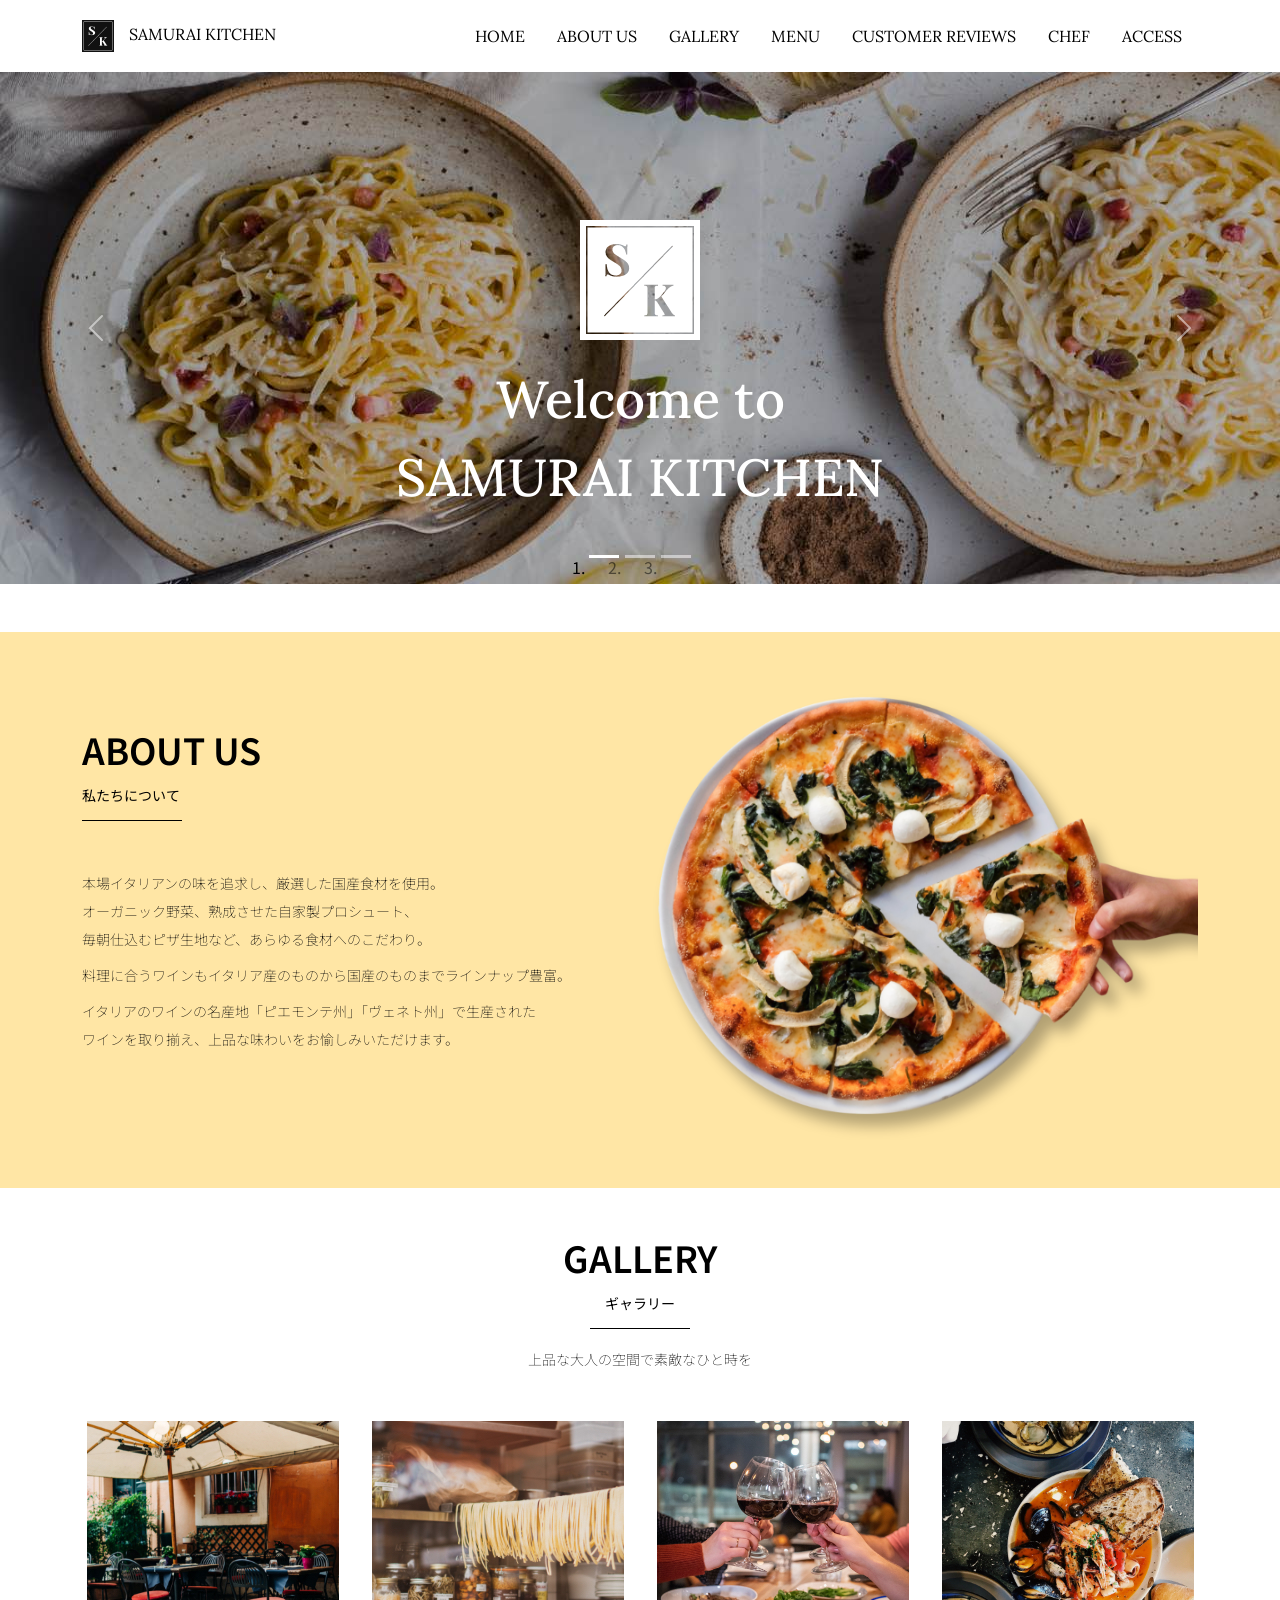
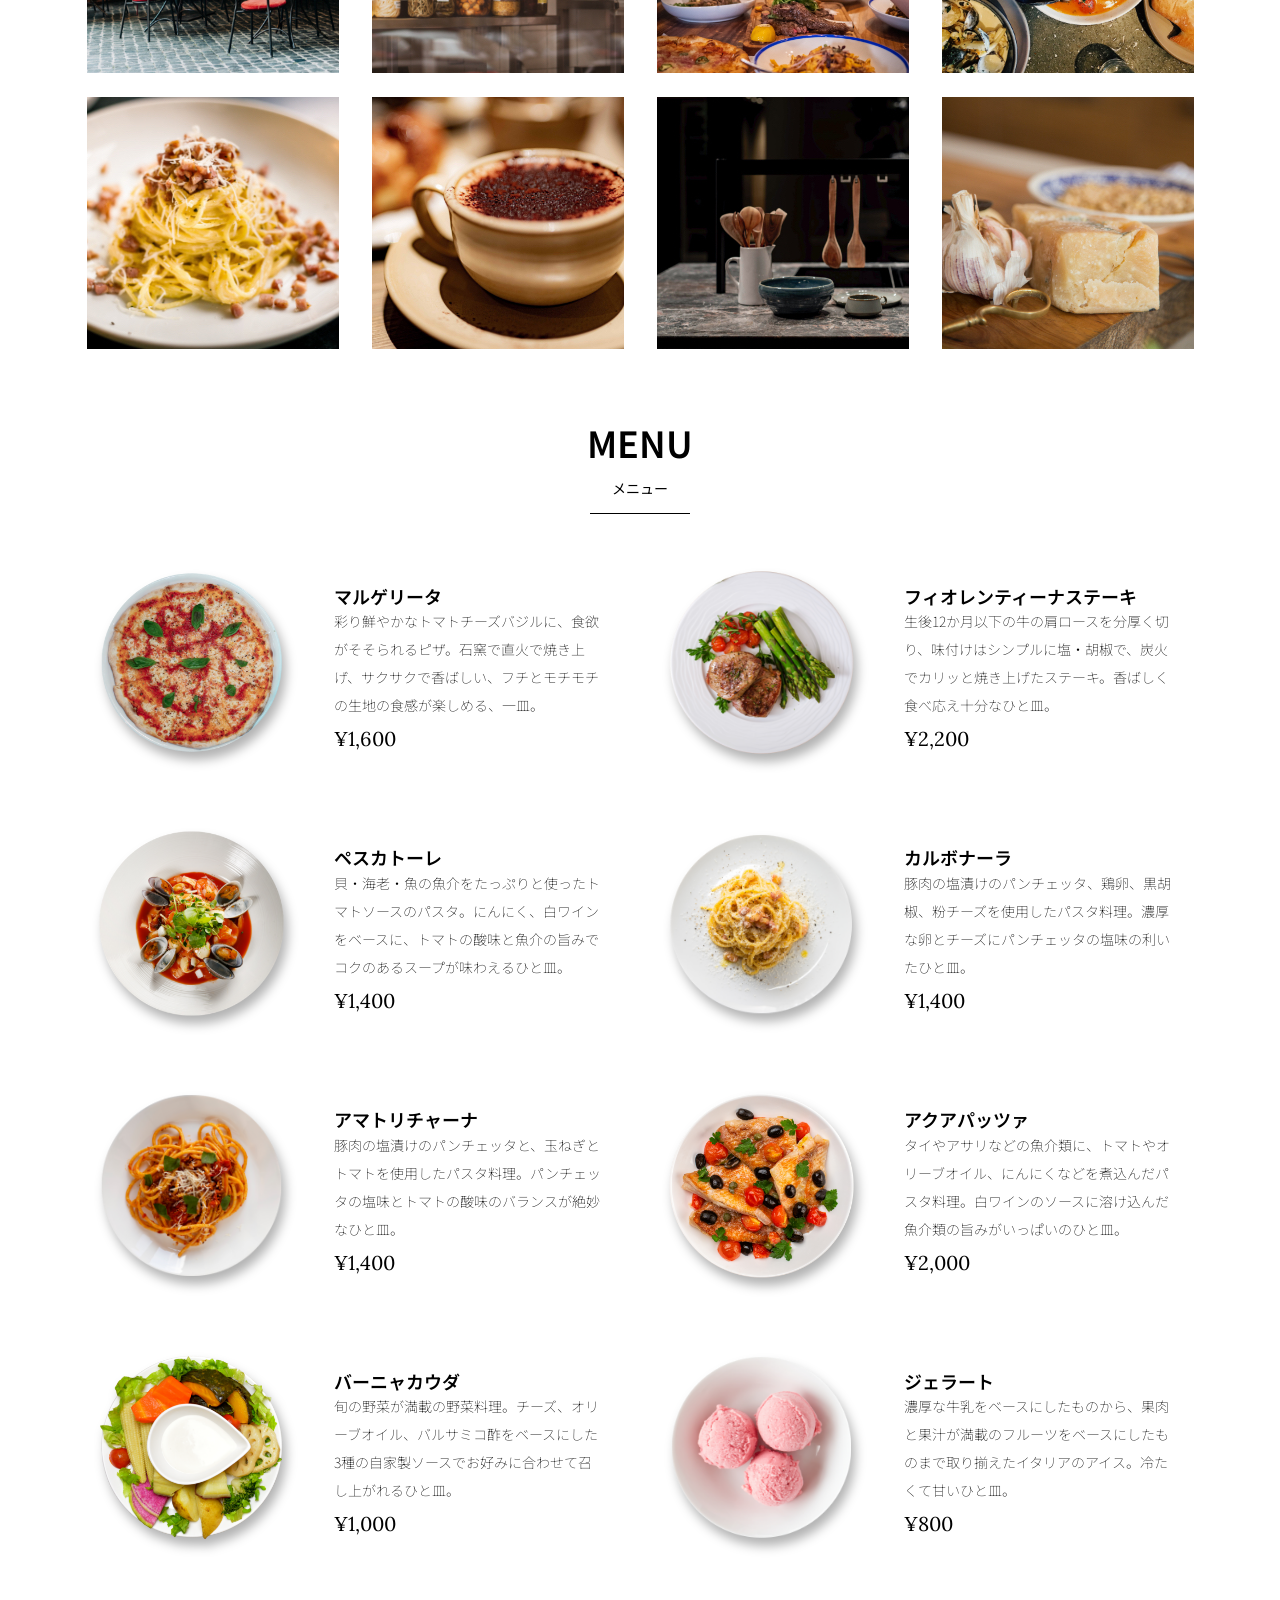
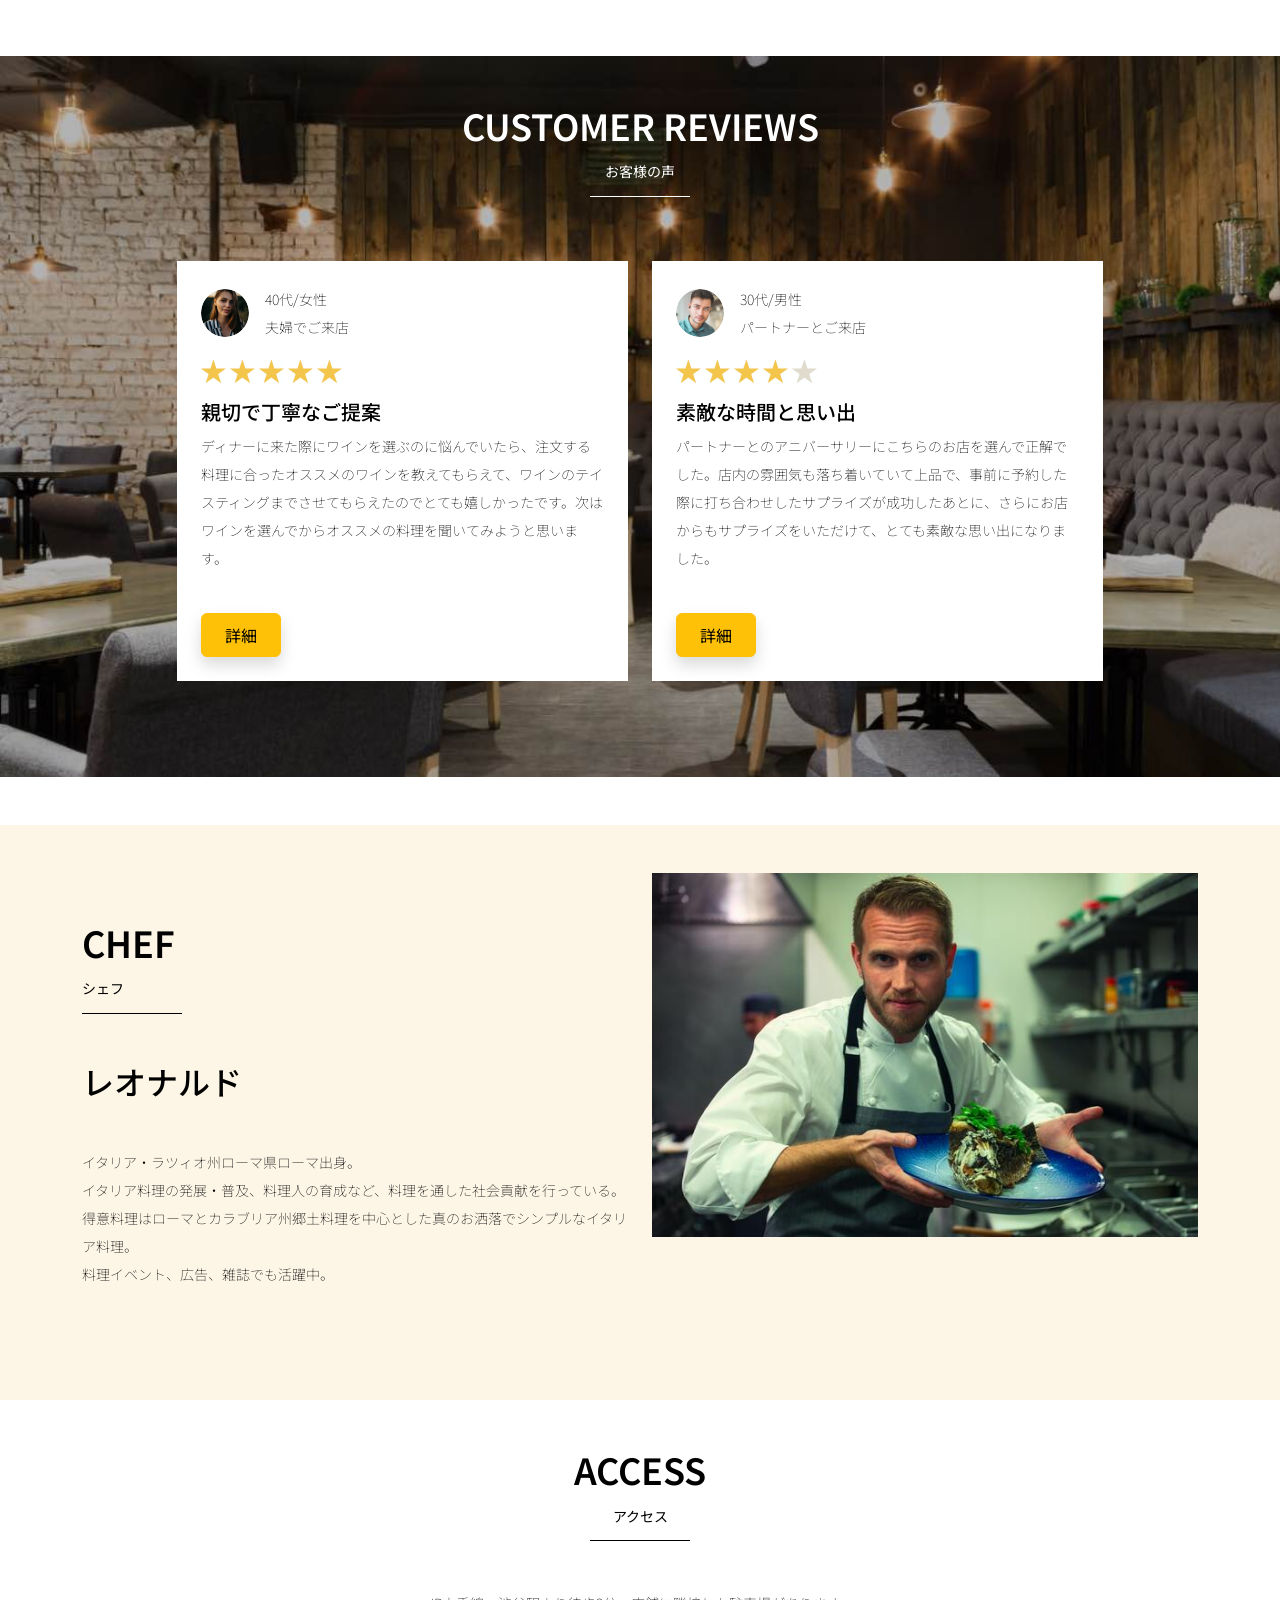
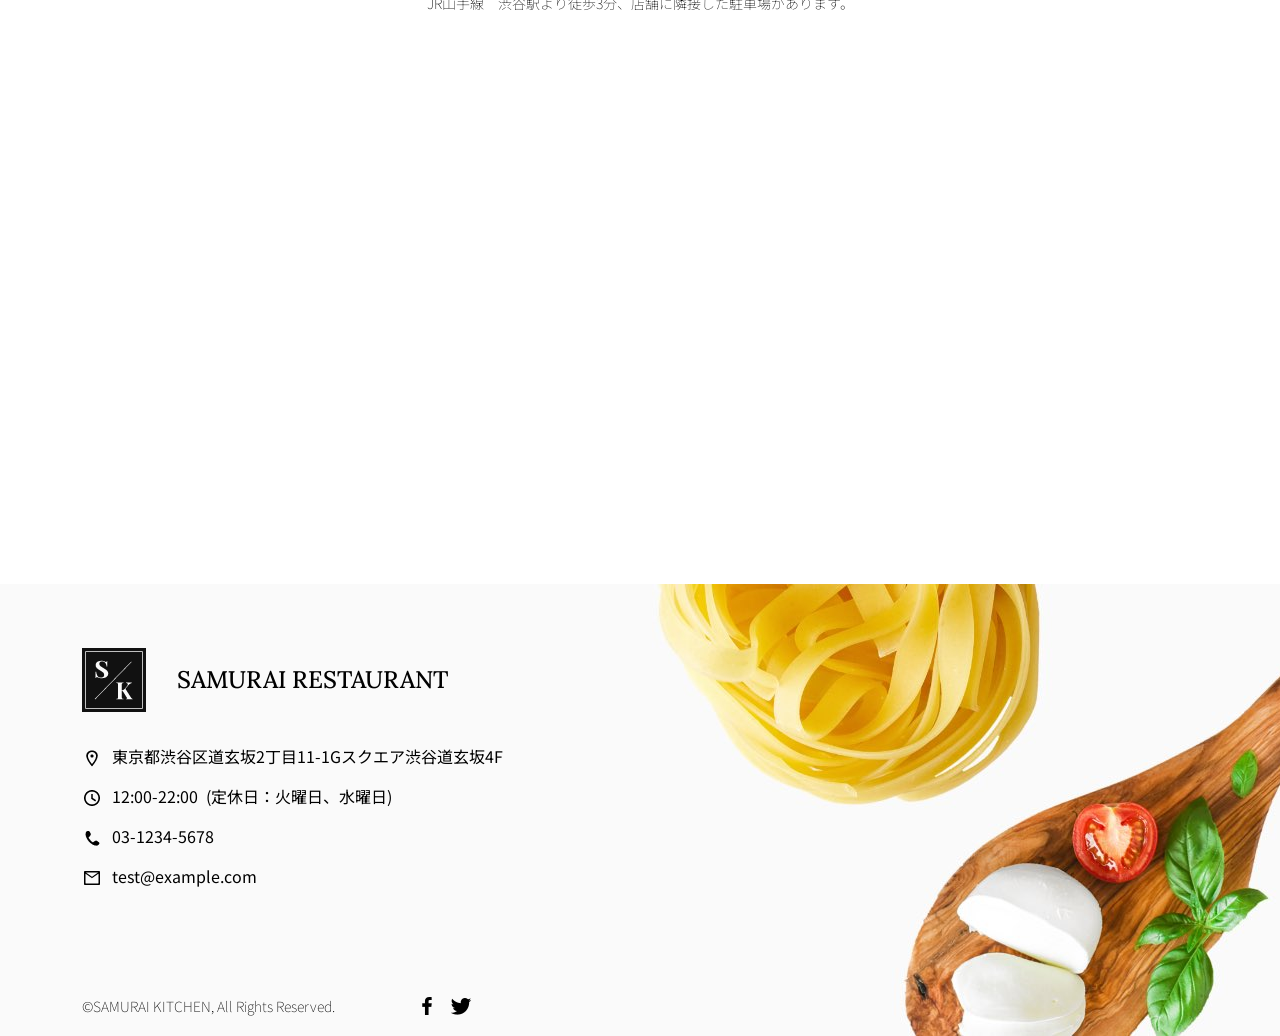
<file: kadai_015/index.html>
<!doctype html>
<html lang="ja">

<head>
  <meta charset="utf-8">
  <meta name="viewport" content="width=device-width, initial-scale=1">
  <meta name="description" content="">
  <meta name="author" content="SAMURAI ENGINEER">
  <title>SAMURAI XD_HTML教材</title>
  <!-- ************************************************ bootstrap.min.cssの読み込み -->
  <link href="https://cdn.jsdelivr.net/npm/bootstrap@5.0.0-beta1/dist/css/bootstrap.min.css" rel="stylesheet"
    integrity="sha384-giJF6kkoqNQ00vy+HMDP7azOuL0xtbfIcaT9wjKHr8RbDVddVHyTfAAsrekwKmP1" crossorigin="anonymous">
  <!-- ************************************************ bootstrap.bundle.min.jsの読み込み -->
  <script src="https://cdn.jsdelivr.net/npm/bootstrap@5.0.0-beta1/dist/js/bootstrap.bundle.min.js"
    integrity="sha384-ygbV9kiqUc6oa4msXn9868pTtWMgiQaeYH7/t7LECLbyPA2x65Kgf80OJFdroafW" crossorigin="anonymous" defer>
  </script>

  <!-- ************************************************ Google Font読み込み -->
  <link rel="preconnect" href="https://fonts.gstatic.com">
  <link href="https://fonts.googleapis.com/css2?family=Lora&display=swap" rel="stylesheet">
  <link href="https://fonts.googleapis.com/css2?family=Noto+Sans+JP:wght@300&display=swap" rel="stylesheet">
  <!-- ************************************************ Font Awesome -->
  <link rel="stylesheet" href="https://use.fontawesome.com/releases/v5.1.0/css/all.css"
    integrity="sha384-lKuwvrZot6UHsBSfcMvOkWwlCMgc0TaWr+30HWe3a4ltaBwTZhyTEggF5tJv8tbt" crossorigin="anonymous">
  <!-- ************************************************今回作成する styles.cssの読み込み -->
  <link href="stylesheet/style.css" rel="stylesheet">
  <!-- ************************************************  -->
</head>

<body>
  <main>
    <!-- ************************************************ ナビゲーションバー開始 -->
    <nav class="navbar navbar-expand-lg">
      <div class="container">
        <a class="navbar-brand my_navbar_brand">
          <img class="img-fluid navbar_brand_logo" src="img/site_logo.png" alt="サイトアイコン"><span>SAMURAI KITCHEN</span>
        </a>
        <div class="navbar-toggler hamburger_menu" data-bs-toggle="collapse" data-bs-target="#navbarNav"
          aria-controls="navbarNav" aria-expanded="false" aria-label="Toggle navigation">
          <input type="checkbox" id="hamburger_btn_check">
          <label for="hamburger_btn_check" class="hamburger_btn">
            <img class="btn_open" src="img/button_open.png" alt="ナビゲーションバーのボタン">
            <img class="btn_close" src="img/button_close.png" alt="ナビゲーションバーのボタン">
          </label>
        </div>
        <div class="collapse navbar-collapse justify-content-end" id="navbarNav">
          <ul class="navbar-nav">
            <li class="nav-item px-2">
              <a class="nav-link my_nav_link my-2" aria-current="page" href="#">HOME</a>
            </li>

            <li class="nav-item px-2">
              <a class="nav-link my_nav_link my-2" href="#about">ABOUT US</a>
            </li>

            <li class="nav-item px-2">
              <a class="nav-link my_nav_link my-2" href="#gallery">GALLERY</a>
            </li>

            <li class="nav-item px-2">
              <a class="nav-link my_nav_link my-2" href="#menu">MENU</a>
            </li>

            <li class="nav-item px-2">
              <a class="nav-link my_nav_link my-2" href="#review">CUSTOMER REVIEWS</a>
            </li>

            <li class="nav-item px-2">
              <a class="nav-link my_nav_link my-2" href="#chef">CHEF</a>
            </li>

            <li class="nav-item px-2">
              <a class="nav-link my_nav_link my-2" href="#access">ACCESS</a>
            </li>
              
          </ul>
        </div>
      </div>
    </nav>
    <!-- ************************************************ ナビゲーションバー終了 -->

    <!-- ************************************************ カルーセル開始 -->
    <div id="myCarousel" class="carousel slide mb-5" data-bs-ride="carousel">
      <ol class="carousel-indicators">
        <li data-bs-target="#myCarousel" data-bs-slide-to="0" class="active"></li>
        <li data-bs-target="#myCarousel" data-bs-slide-to="1"></li>
        <li data-bs-target="#myCarousel" data-bs-slide-to="2"></li>
      </ol>

      <div class="carousel-inner">
        <div class="carousel-item active">
          <img src="img/slider-1.jpg" alt="SAMURAI KITCHEN-1">
          <div class="carousel-caption">
            <h1 class="my_carousel_caption">
              Welcome to<br>
              SAMURAI KITCHEN
            </h1>
          </div>
        </div>

        <div class="carousel-item">
          <img src="img/slider-2.jpg" alt="サンプル画像">
          <div class="carousel-caption">
            <h1 class="my_carousel_caption">
              The fabulous combination of&nbsp;wine&nbsp;and&nbsp;food
            </h1>
          </div>
        </div>

        <div class="carousel-item">
          <img src="img/slider-3.jpg" alt="サンプル画像">
          <div class="carousel-caption">
            <h1 class="my_carousel_caption">Get the Italian taste<br>
              at the SAMURAI&nbsp;KITCHEN
            </h1>
          </div>
        </div>

      </div>
      <a class="carousel-control-prev" href="#myCarousel" role="button" data-bs-slide="prev">
        <span class="carousel-control-prev-icon" aria-hidden="true"></span>
        <span class="visually-hidden">Previous</span>
      </a>

      <a class="carousel-control-next" href="#myCarousel" role="button" data-bs-slide="next">
        <span class="carousel-control-next-icon" aria-hidden="true"></span>
        <span class="visually-hidden">Next</span>
      </a>
    </div>
    <!-- ************************************************ カルーセル終了 -->

    <!-- ************************************************ アバウトセクション開始 -->
    <section class="about_us_bg" id="about">
      <div class="container py-5 mb-5">
        <div class="row">
          <div class="col-lg-6 text-left">
            <div class="py-5">
              <h2 class="section_title about mb-5">
                ABOUT US
              </h2>
              <p class="mb-2">
                本場イタリアンの味を追求し、厳選した国産食材を使用。<br>
                オーガニック野菜、熟成させた自家製プロシュート、<br>
                毎朝仕込むピザ生地など、あらゆる食材へのこだわり。<br>
              </p>
              <p class="mb-2">
                料理に合うワインもイタリア産のものから国産のものまでラインナップ豊富。<br>
              </p>
              <p class="mb-2">
                イタリアのワインの名産地「ピエモンテ州」「ヴェネト州」で生産された<br>
                ワインを取り揃え、上品な味わいをお愉しみいただけます。<br>
              </p>
            </div>
          </div>
          <div class="col-lg-6">
            <img src="img/img-about-us.png" class="img-fluid" alt="pizza">
          </div>
        </div>
      </div>
    </section>
    <!-- ************************************************ アバウトセクション終了 -->

    <!-- ************************************************ ギャラリーセクション開始 -->
    <section id="gallery">
     <div class="container mb-5">
       <h2 class="mb-3 section_title gallery text-center">GALLERY</h2>
       <p class="text-center mb-5">
         上品な大人の空間で素敵なひと時を
       </p>

       <div class="row">
         <div class="col-6 col-lg-3 mb-4 d-flex justify-content-center">
           <img class="img-fluid" src="img/gallery-1.jpg" alt="サンプル画像">
         </div>

         <div class="col-6 col-lg-3 mb-4 d-flex justify-content-center">
           <img class="img-fluid" src="img/gallery-2.jpg" alt="サンプル画像">
         </div>

         <div class="col-6 col-lg-3 mb-4 d-flex justify-content-center">
           <img class="img-fluid" src="img/gallery-3.jpg" alt="サンプル画像">
         </div>

         <div class="col-6 col-lg-3 mb-4 d-flex justify-content-center">
           <img class="img-fluid" src="img/gallery-4.jpg" alt="サンプル画像">
         </div>

         <div class="col-6 col-lg-3 mb-4 d-flex justify-content-center">
           <img class="img-fluid" src="img/gallery-5.jpg" alt="サンプル画像">
         </div>

         <div class="col-6 col-lg-3 mb-4 d-flex justify-content-center">
           <img class="img-fluid" src="img/gallery-6.jpg" alt="サンプル画像">
         </div>

         <div class="col-6 col-lg-3 mb-4 d-flex justify-content-center">
           <img class="img-fluid" src="img/gallery-7.jpg" alt="サンプル画像">
         </div>

         <div class="col-6 col-lg-3 mb-4 d-flex justify-content-center">
           <img class="img-fluid" src="img/gallery-8.jpg" alt="サンプル画像">
         </div>

       </div>
     </div>
    </section>
    <!-- ************************************************ ギャラリーセクション終了 -->

    <!-- ************************************************ メニューセクション -->
    <section id="menu">
      <div class="container">
        <div class="row">
          <div class="col-lg-12">
            <h2 class="section_title menu text-center mb-5">MENU</h2>
          </div>
        </div>
      </div>

      <div class="container mb-5">
        <div class="row">
          <div class="col-12 col-lg-6">
            <div class="row g-0 mb-4">
              <div class="col-12 col-lg-5 text-center">
                <img src="img/margherita.png" class="img-fluid" alt="マルゲリータ">
              </div>
              <div class="col-12 col-lg-7 p-4">
              <h4 class="mb-0 menu_title">マルゲリータ</h4>
                <p class="my-auto">彩り鮮やかなトマトチーズバジルに、食欲がそそられるピザ。石窯で直火で焼き上げ、サクサクで香ばしい、フチとモチモチの生地の食感が楽しめる、一皿。</p>
                <p class="menu_price">¥1,600</p>
              </div>
            </div>
          </div>

          <div class="col-12 col-lg-6">
            <div class="row g-0 mb-4">
              <div class="col-12 col-lg-5 text-center">
              <img src="img/steak.png" class="img-fluid" alt="フィオレンティーナステーキ">
              </div>
              <div class="col-12 col-lg-7 p-4">
                <h4 class="mb-0 menu_title">フィオレンティーナステーキ</h4>
                <p class="my-auto">生後12か月以下の牛の肩ロースを分厚く切り、味付けはシンプルに塩・胡椒で、炭火でカリッと焼き上げたステーキ。香ばしく食べ応え十分なひと皿。</p>
                <p class="menu_price">¥2,200</p>
              </div>
            </div>
          </div>

          <div class="col-12 col-lg-6">
            <div class="row g-0 mb-4">
              <div class="col-12 col-lg-5 text-center">
                <img src="img/pescatore.png" class="img-fluid" alt="ペスカトーレ">
              </div>
              <div class="col-12 col-lg-7 p-4">
                <h4 class="mb-0 menu_title">ペスカトーレ</h4>
                <p class="my-auto">貝・海老・魚の魚介をたっぷりと使ったトマトソースのパスタ。にんにく、白ワインをベースに、トマトの酸味と魚介の旨みでコクのあるスープが味わえるひと皿。</p>
                <p class="menu_price">¥1,400</p>
              </div>
            </div>
          </div>

          <div class="col-12 col-lg-6">
            <div class="row g-0 mb-4">
              <div class="col-12 col-lg-5 text-center">
                <img src="img/carbonara.png" class="img-fluid" alt="カルボナーラ">
              </div>
              <div class="col-12 col-lg-7 p-4">
                <h4 class="mb-0 menu_title">カルボナーラ</h4>
                <p class="my-auto">豚肉の塩漬けのパンチェッタ、鶏卵、黒胡椒、粉チーズを使用したパスタ料理。濃厚な卵とチーズにパンチェッタの塩味の利いたひと皿。</p>
                <p class="menu_price">¥1,400</p>
              </div>
            </div>
          </div>

          <div class="col-12 col-lg-6">
            <div class="row g-0 mb-4">
              <div class="col-12 col-lg-5 text-center">
                <img src="img/amatriciana.png" class="img-fluid" alt="アマトリチャーナ">
              </div>
              <div class="col-12 col-lg-7 p-4">
                <h4 class="mb-0 menu_title">アマトリチャーナ</h4>
                <p class="my-auto">豚肉の塩漬けのパンチェッタと、玉ねぎとトマトを使用したパスタ料理。パンチェッタの塩味とトマトの酸味のバランスが絶妙なひと皿。</p>
                <p class="menu_price">¥1,400</p>
              </div>
            </div>
          </div>

          <div class="col-12 col-lg-6">
            <div class="row g-0 mb-4">
              <div class="col-12 col-lg-5 text-center">
                <img src="img/acqua-pazza.png" class="img-fluid" alt="アクアパッツァ">
              </div>
              <div class="col-12 col-lg-7 p-4">
                <h4 class="mb-0 menu_title">アクアパッツァ</h4>
                <p class="my-auto">タイやアサリなどの魚介類に、トマトやオリーブオイル、にんにくなどを煮込んだパスタ料理。白ワインのソースに溶け込んだ魚介類の旨みがいっぱいのひと皿。</p>
                <p class="menu_price">¥2,000</p>
              </div>
            </div>
          </div>

          <div class="col-12 col-lg-6">
            <div class="row g-0 mb-4">
              <div class="col-12 col-lg-5 text-center">
                <img src="img/bagna-cauda.png" class="img-fluid" alt="バーニャカウダ">
              </div>
              <div class="col-12 col-lg-7 p-4">
                <h4 class="mb-0 menu_title">バーニャカウダ</h4>
                <p class="my-auto">旬の野菜が満載の野菜料理。チーズ、オリーブオイル、バルサミコ酢をベースにした3種の自家製ソースでお好みに合わせて召し上がれるひと皿。</p>
                <p class="menu_price">¥1,000</p>
              </div>
            </div>
          </div>

          <div class="col-12 col-lg-6">
            <div class="row g-0 mb-4">
              <div class="col-12 col-lg-5 text-center">
                <img src="img/gelato.png" class="img-fluid" alt="ジェラート">
              </div>
              <div class="col-12 col-lg-7 p-4">
                <h4 class="mb-0 menu_title">ジェラート</h4>
                <p class="my-auto">濃厚な牛乳をベースにしたものから、果肉と果汁が満載のフルーツをベースにしたものまで取り揃えたイタリアのアイス。冷たくて甘いひと皿。</p>
                <p class="menu_price">¥800</p>
              </div>
            </div>
          </div>
        </div>
      </div>
    </section>
    <!-- ************************************************ メニューセクション終了 -->

    <!-- ************************************************ レビューセクション開始 -->
    <section id="review">
     <!-- review_wrapper で背景画像を設定します -->
     <div class="review_wrapper">

       <!-- container部分 -->
       <div class="container py-5 mb-5">

         <!-- 中央揃えでタイトルを表示 -->
         <div class="text-center mb-5">
           <h2 class="section_title review text-center text-white">CUSTOMER REVIEWS</h2>
         </div>

         <!-- row部分：左右のカラムを中央揃え -->
         <div class="row pb-5 justify-content-center">

           <!-- 左側カラム -->
           <div class="col-12 col-lg-5 mt-3">

             <!-- h_420 クラスで白枠の高さを修正します -->
             <div class="bg-white h_420">

               <!-- 内側にパディング4 -->
               <div class="p-4">

                 <!-- 顔写真と年齢などのテキストはd-flexで横並びにする　中央揃え -->
                 <div class="d-flex align-items-center">
                   <!-- reviewer_img クラスで画像サイズを変更します -->
                   <img src="img/customer-woman.png" class="reviewer_img" alt="サンプル画像">
                   <div>
                     <!-- お客様情報のテキスト -->
                     <p class="my-0">40代/女性</p>
                     <p class="my-0">夫婦でご来店</p>
                   </div>
                 </div>

                 <div class="my-3">
                   <!-- star_img クラスで画像サイズを変更 -->
                   <img src="img/star-point.png" class="star_img" alt="star">
                   <img src="img/star-point.png" class="star_img" alt="star">
                   <img src="img/star-point.png" class="star_img" alt="star">
                   <img src="img/star-point.png" class="star_img" alt="star">
                   <img src="img/star-point.png" class="star_img" alt="star">
                 </div>

                 <!-- レビュータイトル -->
                 <h5>親切で丁寧なご提案</h5>
                 <!-- レビュー内容 -->
                 <p>
                   ディナーに来た際にワインを選ぶのに悩んでいたら、注文する料理に合ったオススメのワインを教えてもらえて、ワインのテイスティングまでさせてもらえたのでとても嬉しかったです。次はワインを選んでからオススメの料理を聞いてみようと思います。
                 </p>

                 <!-- 黄色のボタンを配置 -->
                 <button type="button" class="btn btn-warning shadow fix_bottom">詳細</button>
               </div>
             </div>
           </div>

           <!-- 右側カラム：左側カラムと内容が同じなので説明は省略 -->
           <div class="col-12 col-lg-5 mt-3">
             <div class="bg-white h_420">
               <div class="p-4">
                 <div class="d-flex align-items-center">
                   <img src="img/customer-man.png" class="reviewer_img" alt="サンプル画像">
                   <div>
                     <p class="my-0">30代/男性</p>
                     <p class="my-0">パートナーとご来店</p>
                   </div>
                 </div>
                 <div class="my-3">
                   <img src="img/star-point.png" class="star_img" alt="star">
                   <img src="img/star-point.png" class="star_img" alt="star">
                   <img src="img/star-point.png" class="star_img" alt="star">
                   <img src="img/star-point.png" class="star_img" alt="star">
                   <img src="img/star-no-point.png" class="star_img" alt="no-star">
                 </div>
                 <h5>素敵な時間と思い出</h5>
                 <p>
                   パートナーとのアニバーサリーにこちらのお店を選んで正解でした。店内の雰囲気も落ち着いていて上品で、事前に予約した際に打ち合わせしたサプライズが成功したあとに、さらにお店からもサプライズをいただけて、とても素敵な思い出になりました。
                 </p>
                 <button type="button" class="btn btn-warning shadow fix_bottom">詳細</button>
               </div>
             </div>
           </div>
         </div>
       </div>
     </div>
    </section>
    <!-- ************************************************ レビューセクション終了 -->

    <section class="chef_bg" id="chef">
      <div class="container py-5 mb-5">
        <div class="row">
          <div class="col-lg-6 text-left">
            <div class="py-5">
              <h2 class="section_title chef mb-5">
                CHEF
              </h2>
              <h2 class="mb-5">
                レオナルド<br>
              </h2>
              <p>
                イタリア・ラツィオ州ローマ県ローマ出身。<br>
                イタリア料理の発展・普及、料理人の育成など、料理を通した社会貢献を行っている。<br>
                得意料理はローマとカラブリア州郷土料理を中心とした真のお洒落でシンプルなイタリア料理。<br>
                料理イベント、広告、雑誌でも活躍中。<br>
              </p>
            </div>
          </div>
          <div class="col-lg-6">
            <img src="img/chef.jpg" class="img-fluid" alt="pizza">
          </div>
        </div>
      </div>
    </section>

    <!-- ************************************************ アクセスセクション開始 -->
    <section id="access">
     <div class="container">

       <div class="row">
         <div class="col-lg-12 text-center mb-5">
           <h2 class="section_title text-center access mb-5">ACCESS</h2>
           <p>JR山手線　渋谷駅より徒歩3分、店舗に隣接した駐車場があります。</p>
         </div>
       </div>
     </div>

     <div class="container mb-5 px-2">
       <!-- この部分にマップを配置 -->
       <iframe src="https://www.google.com/maps/embed?pb=!1m18!1m12!1m3!1d3241.2787757028!2d139.74691877634248!3d35.67013713058229!2m3!1f0!2f0!3f0!3m2!1i1024!2i768!4f13.1!3m3!1m2!1s0x60188b602972bb83%3A0xa6b553df33a5bd04!2zU0FNVVJBSSBFTkdJTkVFUiDkvo3jgqjjg7Pjgrjjg4vjgqI!5e0!3m2!1sja!2sjp!4v1783803166363!5m2!1sja!2sjp" 
       class="w-100" style="height: 50vh;" loading="lazy"></iframe>
     </div>
    </section>
    <!-- ************************************************ アクセスセクション終了 -->


    <!-- ************************************************ フッター開始 -->
    <footer id="footer">
     <div class="container">
       <div class="row">

         <!-- 親要素にposition-relativeを設定 -->
         <div class="col-12 col-lg-6 position-relative">

           <!-- 左側カラムのレイアウトをさらに分けるためにrowを使用 -->
           <div class="row pt-5">

             <!-- 画面をさらに2:10に分割 -->
             <!-- ここは2:10の2の部分 -->
             <div class="col-lg-2 text-center my-3">

               <!-- footer_brand_logoの独自クラスを追加 -->
               <img class="img-fluid footer_brand_logo" src="img/site_logo.png" alt="サンプル画像">
             </div>

             <!-- ここは2:10の10の部分 -->
             <div class="col-lg-10 align-self-center my-3">
               <!-- footer_textの独自クラスを追加してフォント等を変更 -->
               <h2 class="m-0 footer_text">SAMURAI RESTAURANT</h2>
             </div>
           </div>

           <!-- 営業時間などのテキストを追加 -->
           <!-- 独自クラスrestaurant_infoを追加 -->
           <div class="restaurant_info py-3">
             <div class="d-flex mb-3">
               <img src="img/icon-Marker.png" alt="marker">
               <p class="p-0 m-0">東京都渋谷区道玄坂2丁目11-1Gスクエア渋谷道玄坂4F</p>
             </div>
             <div class="d-flex mb-3">
               <img src="img/icon-Clock.png" alt="clock">
               <p class="p-0 m-0">12:00-22:00&nbsp;&nbsp;(定休日：火曜日、水曜日)</p>
             </div>
             <div class="d-flex mb-3">
               <img src="img/icon-Phone.png" alt="phone">
               <p class="p-0 m-0">03-1234-5678</p>
             </div>
             <div class="d-flex mb-3">
               <img src="img/icon-Mail.png" alt="mail">
               <p class="p-0 m-0">test@example.com</p>
             </div>
           </div>

           <!-- コピーライトを追加 -->
           <!-- copy_rightクラスでabsoluteを設定。align-items-centerで上下中央揃え。 -->
           <div class="copy_right align-items-center">
             <p>
               ©SAMURAI KITCHEN, All Rights Reserved.
             </p>

             <!-- SNSアイコンを表示 -->
             <!-- SNSアイコンに独自クラスsns_imgを追加 -->
             <img src="img/icon-facebook.png" class="sns_img" alt="facebook">
             <!-- SNSアイコンに独自クラスsns_imgを追加 -->
             <img src="img/icon-twitter.png" class="sns_img" alt="twitter">
           </div>
         </div>

         <!-- 2カラムに分けたレイアウトの右側カラム -->
         <div class="col-lg-6 d-none d-lg-block">
           <!-- 背景画像を表示 -->
           <img src="img/background-footer.jpg" alt="背景画像">
         </div>
       </div>
     </div>
    </footer>
    <!-- ************************************************ フッター終了 -->
  </main>
</body>

</html>
</file>
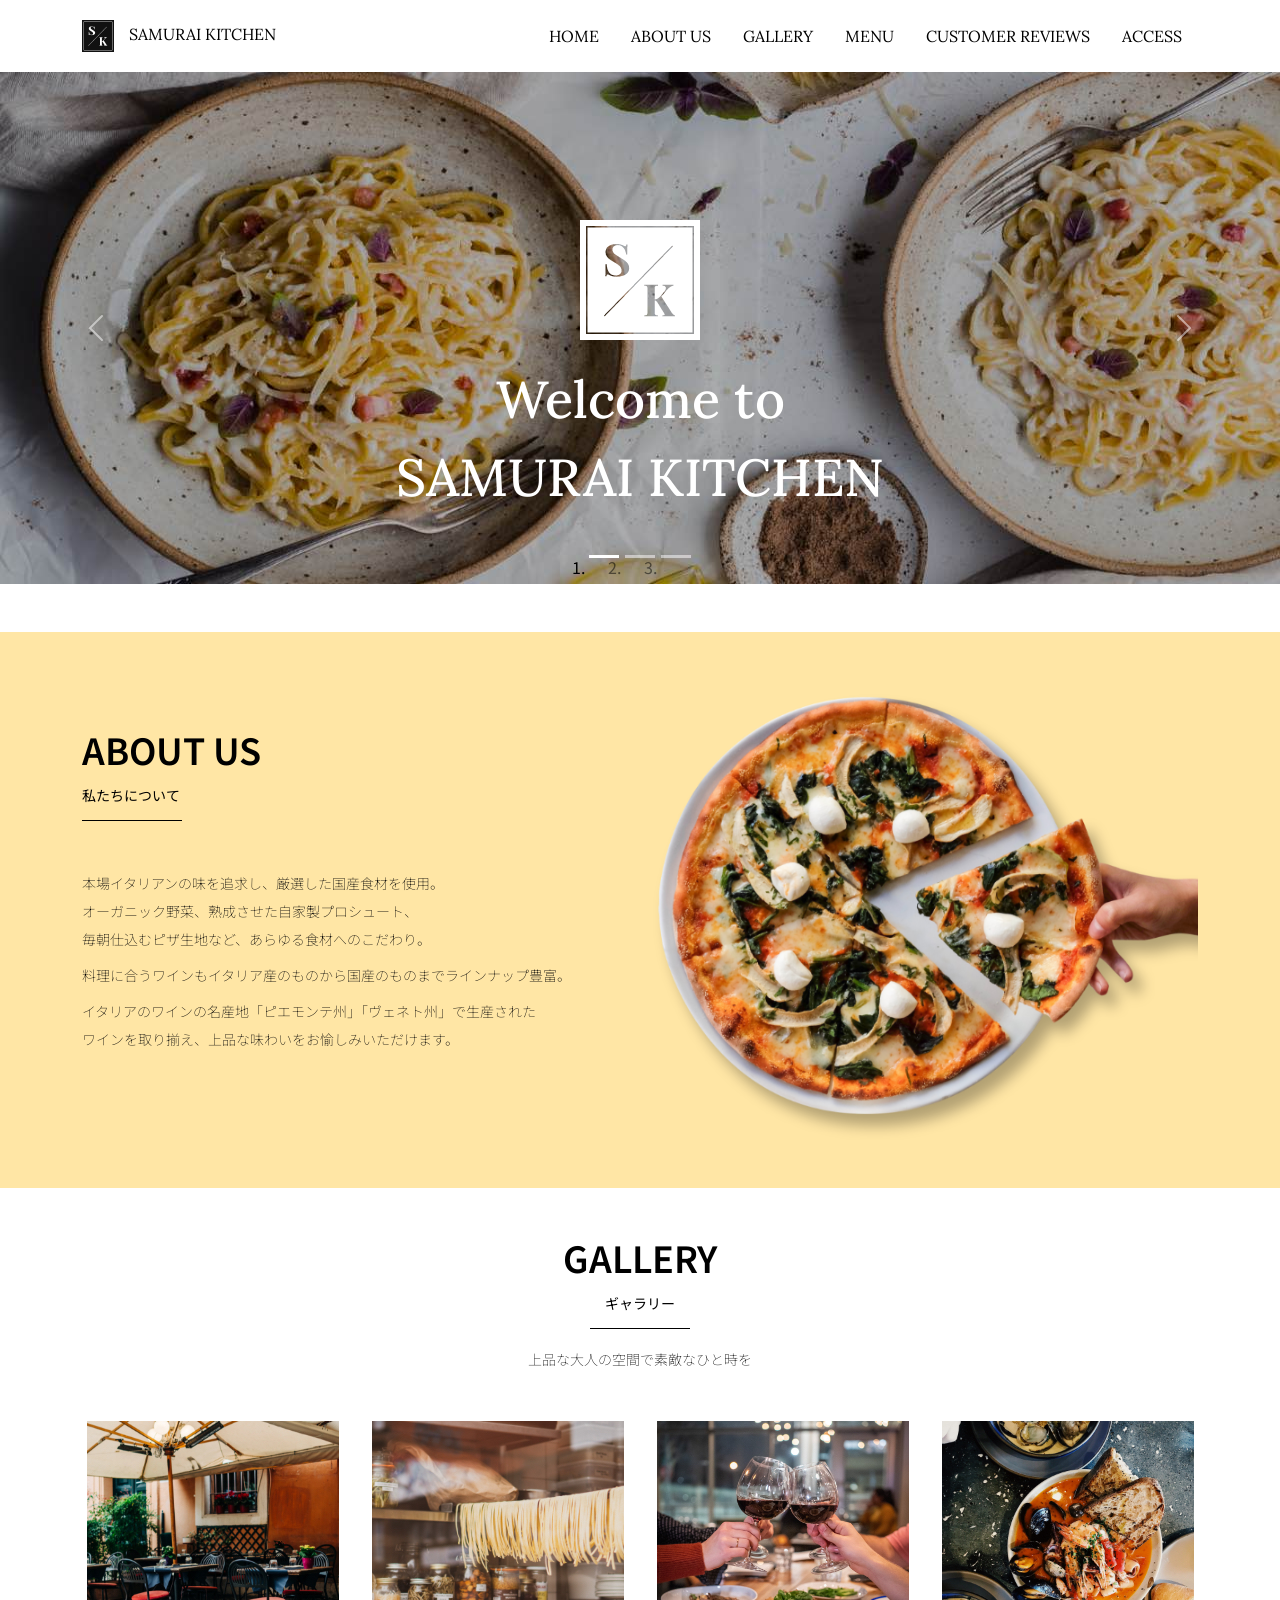
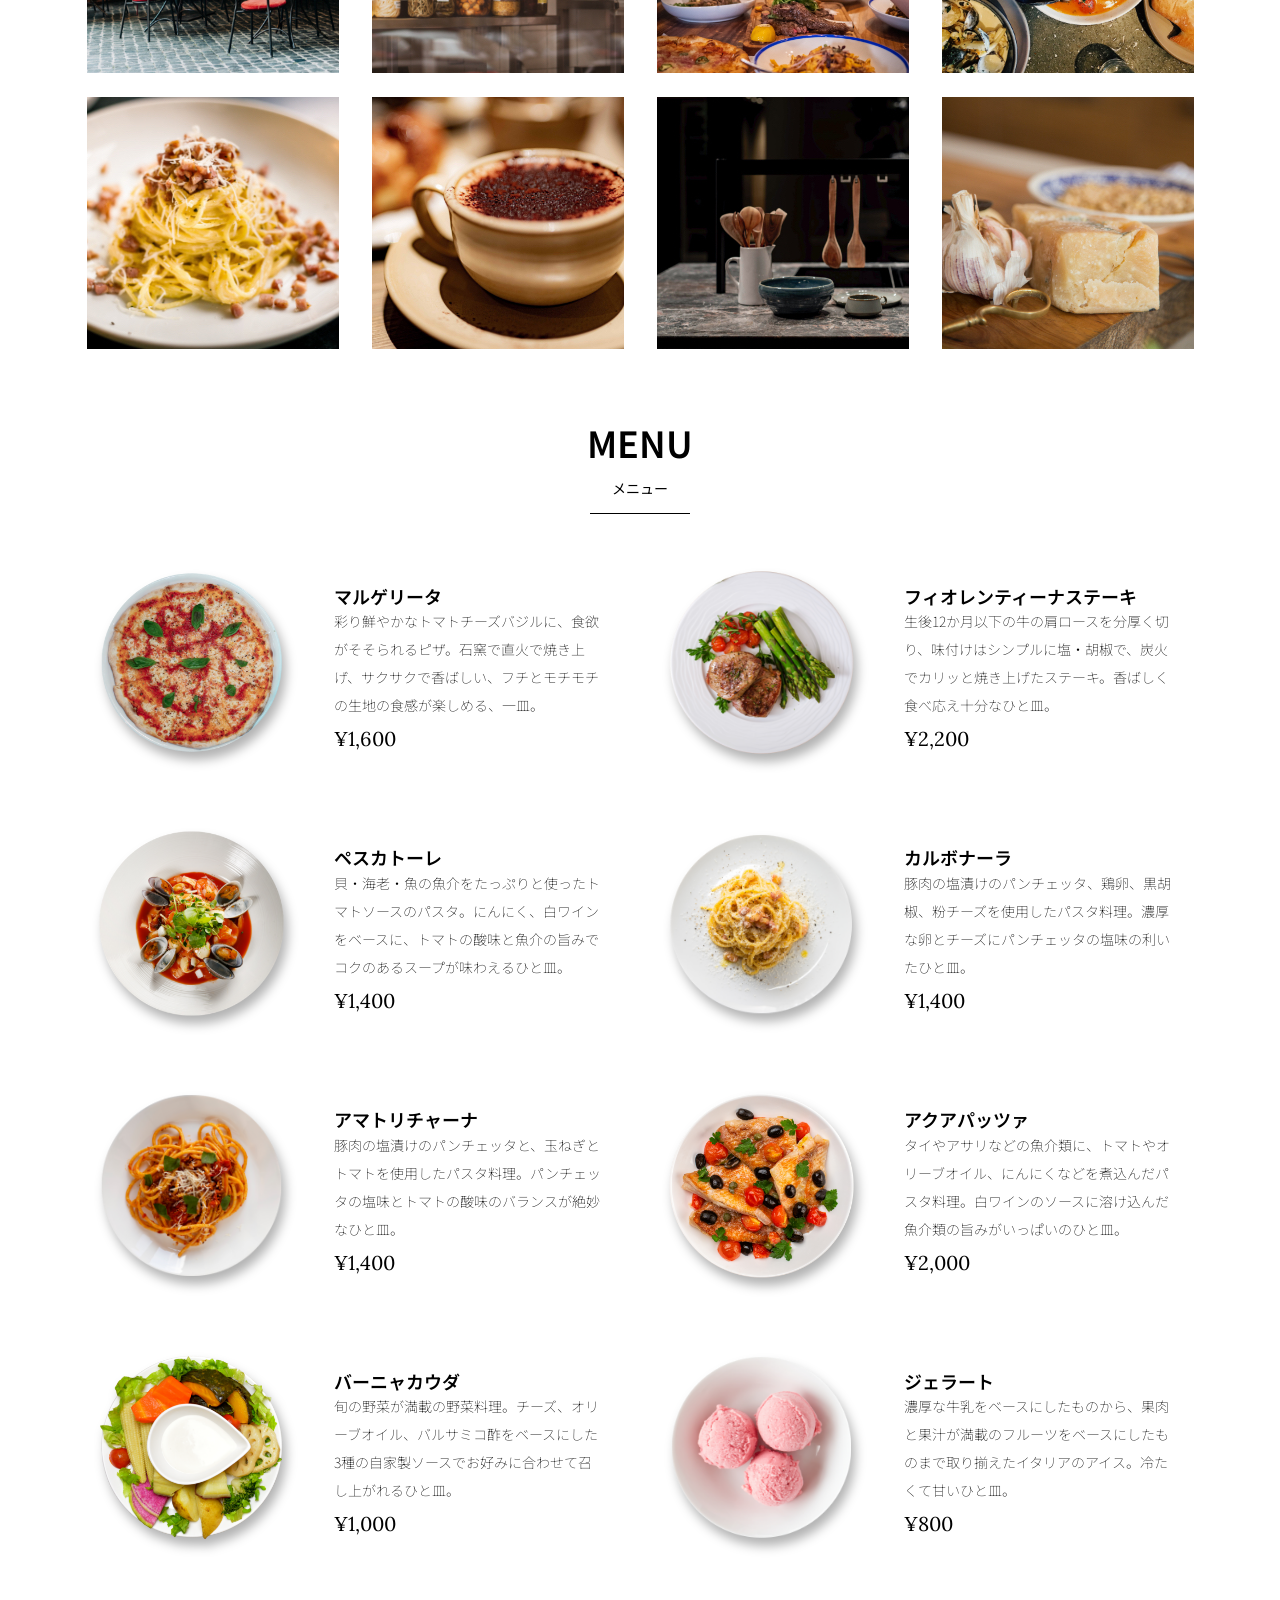
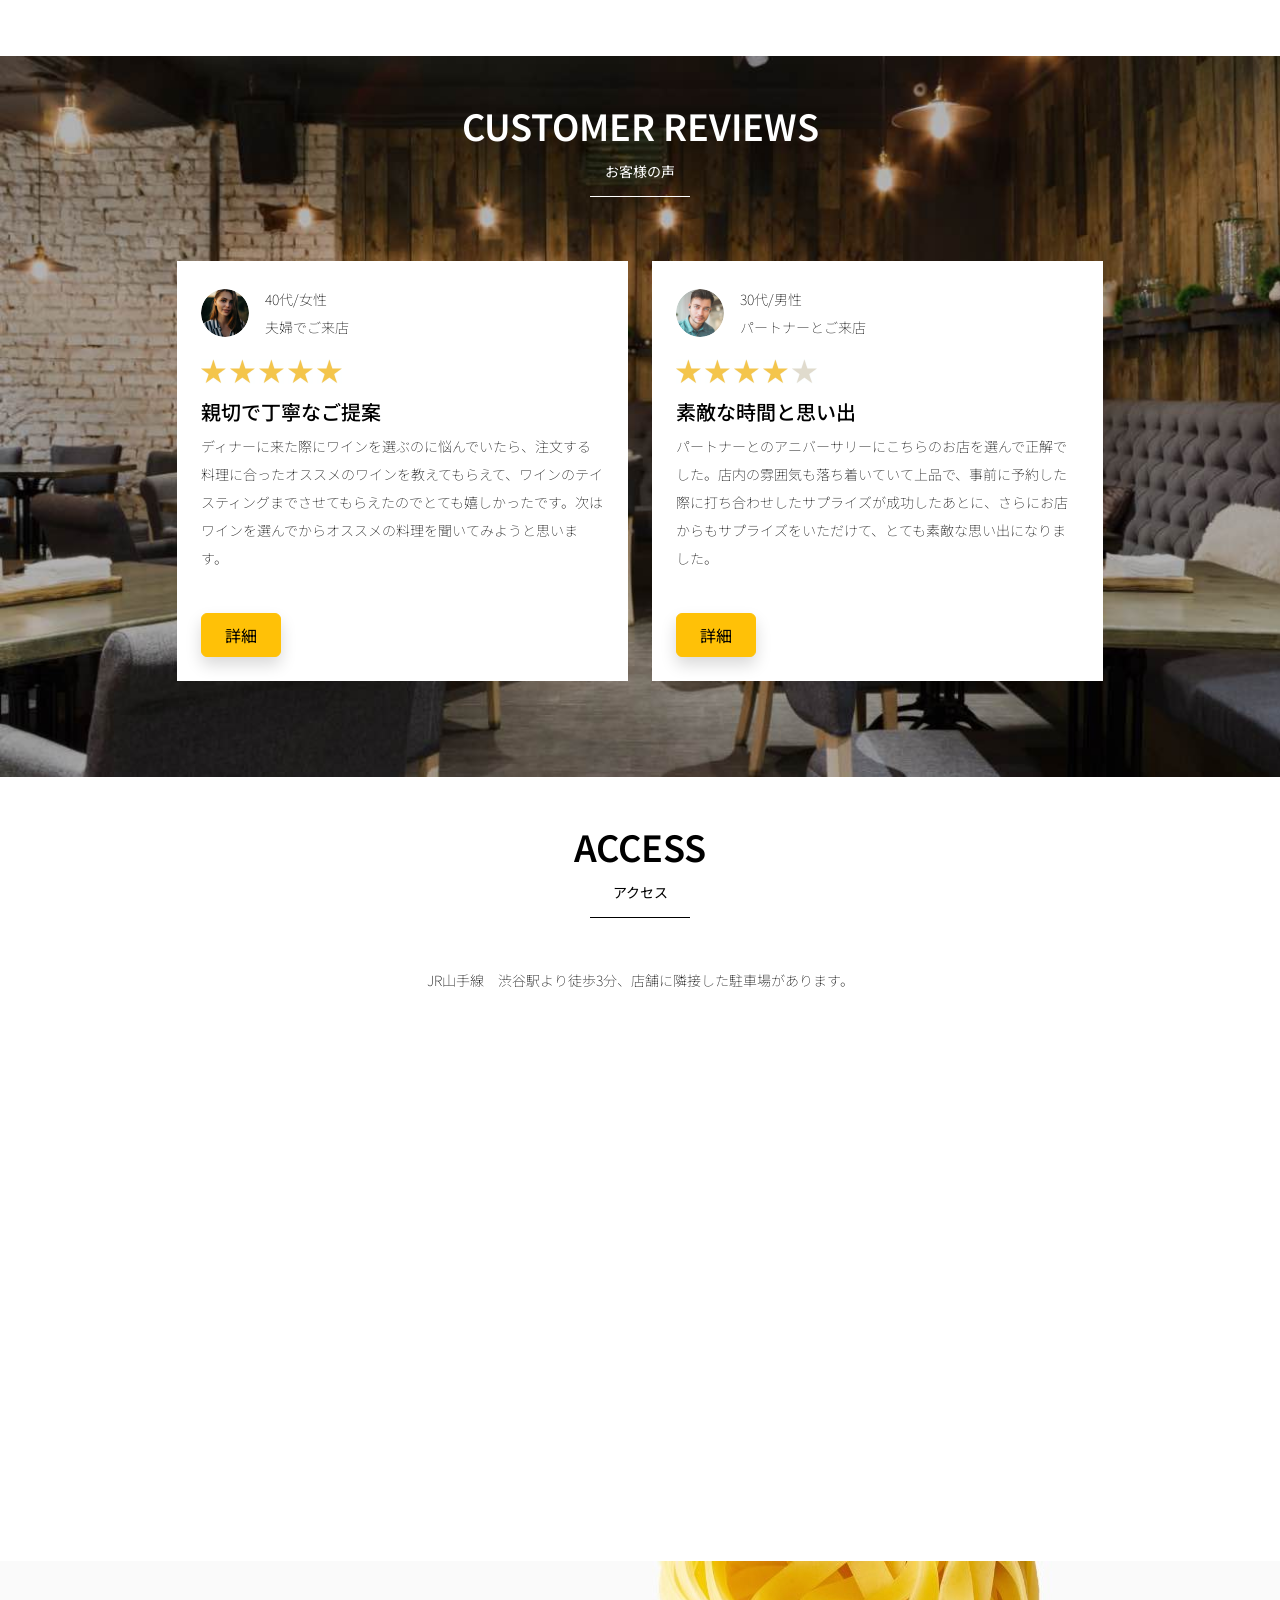
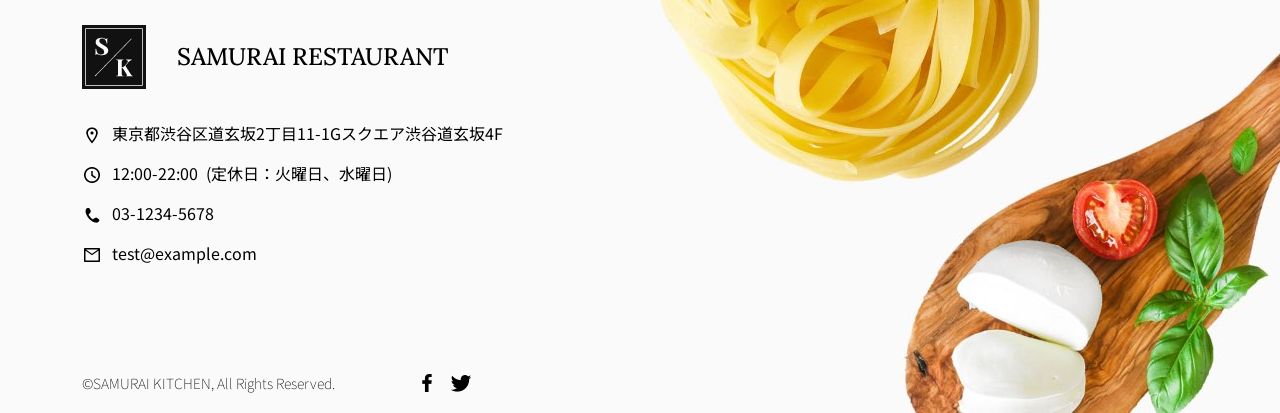
<file: kadai_tutorial_output/index.html>
<!doctype html>
<html lang="ja">

<head>
  <meta charset="utf-8">
  <meta name="viewport" content="width=device-width, initial-scale=1">
  <meta name="description" content="">
  <meta name="author" content="SAMURAI ENGINEER">
  <title>SAMURAI XD_HTML教材</title>
  <!-- ************************************************ bootstrap.min.cssの読み込み -->
  <link href="https://cdn.jsdelivr.net/npm/bootstrap@5.0.0-beta1/dist/css/bootstrap.min.css" rel="stylesheet"
    integrity="sha384-giJF6kkoqNQ00vy+HMDP7azOuL0xtbfIcaT9wjKHr8RbDVddVHyTfAAsrekwKmP1" crossorigin="anonymous">
  <!-- ************************************************ bootstrap.bundle.min.jsの読み込み -->
  <script src="https://cdn.jsdelivr.net/npm/bootstrap@5.0.0-beta1/dist/js/bootstrap.bundle.min.js"
    integrity="sha384-ygbV9kiqUc6oa4msXn9868pTtWMgiQaeYH7/t7LECLbyPA2x65Kgf80OJFdroafW" crossorigin="anonymous" defer>
  </script>

  <!-- ************************************************ Google Font読み込み -->
  <link rel="preconnect" href="https://fonts.gstatic.com">
  <link href="https://fonts.googleapis.com/css2?family=Lora&display=swap" rel="stylesheet">
  <link href="https://fonts.googleapis.com/css2?family=Noto+Sans+JP:wght@300&display=swap" rel="stylesheet">
  <!-- ************************************************ Font Awesome -->
  <link rel="stylesheet" href="https://use.fontawesome.com/releases/v5.1.0/css/all.css"
    integrity="sha384-lKuwvrZot6UHsBSfcMvOkWwlCMgc0TaWr+30HWe3a4ltaBwTZhyTEggF5tJv8tbt" crossorigin="anonymous">
  <!-- ************************************************今回作成する styles.cssの読み込み -->
  <link href="stylesheet/style.css" rel="stylesheet">
  <!-- ************************************************  -->
</head>

<body>
  <main>
    <!-- ************************************************ ナビゲーションバー開始 -->
    <nav class="navbar navbar-expand-lg">
      <div class="container">
        <a class="navbar-brand my_navbar_brand">
          <img class="img-fluid navbar_brand_logo" src="img/site_logo.png" alt="サイトアイコン"><span>SAMURAI KITCHEN</span>
        </a>
        <div class="navbar-toggler hamburger_menu" data-bs-toggle="collapse" data-bs-target="#navbarNav"
          　aria-controls="navbarNav" aria-expanded="false" aria-label="Toggle navigation">
          <input type="checkbox" id="hamburger_btn_check">
          <label for="hamburger_btn_check" class="hamburger_btn">
            <img class="btn_open" src="img/button_open.png" alt="ナビゲーションバーのボタン">
            <img class="btn_close" src="img/button_close.png" alt="ナビゲーションバーのボタン">
          </label>
        </div>
        <div class="collapse navbar-collapse justify-content-end" id="navbarNav">
          <ul class="navbar-nav">
            <li class="nav-item px-2">
              <a class="nav-link my_nav_link my-2" aria-current="page" href="#">HOME</a>
            </li>

            <li class="nav-item px-2">
              <a class="nav-link my_nav_link my-2" href="#about">ABOUT US</a>
            </li>

            <li class="nav-item px-2">
              <a class="nav-link my_nav_link my-2" href="#gallery">GALLERY</a>
            </li>

            <li class="nav-item px-2">
              <a class="nav-link my_nav_link my-2" href="#menu">MENU</a>
            </li>

            <li class="nav-item px-2">
              <a class="nav-link my_nav_link my-2" href="#review">CUSTOMER REVIEWS</a>
            </li>

            <li class="nav-item px-2">
              <a class="nav-link my_nav_link my-2" href="#access">ACCESS</a>
            </li>
              
          </ul>
        </div>
      </div>
    </nav>
    <!-- ************************************************ ナビゲーションバー終了 -->

    <!-- ************************************************ カルーセル開始 -->
    <div id="myCarousel" class="carousel slide mb-5" data-bs-ride="carousel">
      <ol class="carousel-indicators">
        <li data-bs-target="#myCarousel" data-bs-slide-to="0" class="active"></li>
        <li data-bs-target="#myCarousel" data-bs-slide-to="1"></li>
        <li data-bs-target="#myCarousel" data-bs-slide-to="2"></li>
      </ol>

      <div class="carousel-inner">
        <div class="carousel-item active">
          <img src="img/slider-1.jpg" alt="SAMURAI KITCHEN-1">
          <div class="carousel-caption">
            <h1 class="my_carousel_caption">
              Welcome to<br>
              SAMURAI KITCHEN
            </h1>
          </div>
        </div>

        <div class="carousel-item">
          <img src="img/slider-2.jpg" alt="サンプル画像">
          <div class="carousel-caption">
            <h1 class="my_carousel_caption">
              The fabulous combination of&nbsp;wine&nbsp;and&nbsp;food
            </h1>
          </div>
        </div>

        <div class="carousel-item">
          <img src="img/slider-3.jpg" alt="サンプル画像">
          <div class="carousel-caption">
            <h1 class="my_carousel_caption">Get the Italian taste<br>
              at the SAMURAI&nbsp;KITCHEN
            </h1>
          </div>
        </div>

      </div>
      <a class="carousel-control-prev" href="#myCarousel" role="button" data-bs-slide="prev">
        <span class="carousel-control-prev-icon" aria-hidden="true"></span>
        <span class="visually-hidden">Previous</span>
      </a>

      <a class="carousel-control-next" href="#myCarousel" role="button" data-bs-slide="next">
        <span class="carousel-control-next-icon" aria-hidden="true"></span>
        <span class="visually-hidden">Next</span>
      </a>
    </div>
    <!-- ************************************************ カルーセル終了 -->

    <!-- ************************************************ アバウトセクション開始 -->
    <section class="about_us_bg" id="about">
      <div class="container py-5 mb-5">
        <div class="row">
          <div class="col-lg-6 text-left">
            <div class="py-5">
              <h2 class="section_title about mb-5">
                ABOUT US
              </h2>
              <p class="mb-2">
                本場イタリアンの味を追求し、厳選した国産食材を使用。<br>
                オーガニック野菜、熟成させた自家製プロシュート、<br>
                毎朝仕込むピザ生地など、あらゆる食材へのこだわり。<br>
              </p>
              <p class="mb-2">
                料理に合うワインもイタリア産のものから国産のものまでラインナップ豊富。<br>
              </p>
              <p class="mb-2">
                イタリアのワインの名産地「ピエモンテ州」「ヴェネト州」で生産された<br>
                ワインを取り揃え、上品な味わいをお愉しみいただけます。<br>
              </p>
            </div>
          </div>
          <div class="col-lg-6">
            <img src="img/img-about-us.png" class="img-fluid" alt="pizza">
          </div>
        </div>
      </div>
    </section>
    <!-- ************************************************ アバウトセクション終了 -->

    <!-- ************************************************ ギャラリーセクション開始 -->
    <section id="gallery">
     <div class="container mb-5">
       <h2 class="mb-3 section_title gallery text-center">GALLERY</h2>
       <p class="text-center mb-5">
         上品な大人の空間で素敵なひと時を
       </p>

       <div class="row">
         <div class="col-6 col-lg-3 mb-4 d-flex justify-content-center">
           <img class="img-fluid" src="img/gallery-1.jpg" alt="サンプル画像">
         </div>

         <div class="col-6 col-lg-3 mb-4 d-flex justify-content-center">
           <img class="img-fluid" src="img/gallery-2.jpg" alt="サンプル画像">
         </div>

         <div class="col-6 col-lg-3 mb-4 d-flex justify-content-center">
           <img class="img-fluid" src="img/gallery-3.jpg" alt="サンプル画像">
         </div>

         <div class="col-6 col-lg-3 mb-4 d-flex justify-content-center">
           <img class="img-fluid" src="img/gallery-4.jpg" alt="サンプル画像">
         </div>

         <div class="col-6 col-lg-3 mb-4 d-flex justify-content-center">
           <img class="img-fluid" src="img/gallery-5.jpg" alt="サンプル画像">
         </div>

         <div class="col-6 col-lg-3 mb-4 d-flex justify-content-center">
           <img class="img-fluid" src="img/gallery-6.jpg" alt="サンプル画像">
         </div>

         <div class="col-6 col-lg-3 mb-4 d-flex justify-content-center">
           <img class="img-fluid" src="img/gallery-7.jpg" alt="サンプル画像">
         </div>

         <div class="col-6 col-lg-3 mb-4 d-flex justify-content-center">
           <img class="img-fluid" src="img/gallery-8.jpg" alt="サンプル画像">
         </div>

       </div>
     </div>
    </section>
    <!-- ************************************************ ギャラリーセクション終了 -->

    <!-- ************************************************ メニューセクション -->
    <section id="menu">
      <div class="container">
        <div class="row">
          <div class="col-lg-12">
            <h2 class="section_title menu text-center mb-5">MENU</h2>
          </div>
        </div>
      </div>

      <div class="container mb-5">
        <div class="row">
          <div class="col-12 col-lg-6">
            <div class="row g-0 mb-4">
              <div class="col-12 col-lg-5 text-center">
                <img src="img/margherita.png" class="img-fluid" alt="マルゲリータ">
              </div>
              <div class="col-12 col-lg-7 p-4">
              <h4 class="mb-0 menu_title">マルゲリータ</h4>
                <p class="my-auto">彩り鮮やかなトマトチーズバジルに、食欲がそそられるピザ。石窯で直火で焼き上げ、サクサクで香ばしい、フチとモチモチの生地の食感が楽しめる、一皿。</p>
                <p class="menu_price">¥1,600</p>
              </div>
            </div>
          </div>

          <div class="col-12 col-lg-6">
            <div class="row g-0 mb-4">
              <div class="col-12 col-lg-5 text-center">
              <img src="img/steak.png" class="img-fluid" alt="フィオレンティーナステーキ">
              </div>
              <div class="col-12 col-lg-7 p-4">
                <h4 class="mb-0 menu_title">フィオレンティーナステーキ</h4>
                <p class="my-auto">生後12か月以下の牛の肩ロースを分厚く切り、味付けはシンプルに塩・胡椒で、炭火でカリッと焼き上げたステーキ。香ばしく食べ応え十分なひと皿。</p>
                <p class="menu_price">¥2,200</p>
              </div>
            </div>
          </div>

          <div class="col-12 col-lg-6">
            <div class="row g-0 mb-4">
              <div class="col-12 col-lg-5 text-center">
                <img src="img/pescatore.png" class="img-fluid" alt="ペスカトーレ">
              </div>
              <div class="col-12 col-lg-7 p-4">
                <h4 class="mb-0 menu_title">ペスカトーレ</h4>
                <p class="my-auto">貝・海老・魚の魚介をたっぷりと使ったトマトソースのパスタ。にんにく、白ワインをベースに、トマトの酸味と魚介の旨みでコクのあるスープが味わえるひと皿。</p>
                <p class="menu_price">¥1,400</p>
              </div>
            </div>
          </div>

          <div class="col-12 col-lg-6">
            <div class="row g-0 mb-4">
              <div class="col-12 col-lg-5 text-center">
                <img src="img/carbonara.png" class="img-fluid" alt="カルボナーラ">
              </div>
              <div class="col-12 col-lg-7 p-4">
                <h4 class="mb-0 menu_title">カルボナーラ</h4>
                <p class="my-auto">豚肉の塩漬けのパンチェッタ、鶏卵、黒胡椒、粉チーズを使用したパスタ料理。濃厚な卵とチーズにパンチェッタの塩味の利いたひと皿。</p>
                <p class="menu_price">¥1,400</p>
              </div>
            </div>
          </div>

          <div class="col-12 col-lg-6">
            <div class="row g-0 mb-4">
              <div class="col-12 col-lg-5 text-center">
                <img src="img/amatriciana.png" class="img-fluid" alt="アマトリチャーナ">
              </div>
              <div class="col-12 col-lg-7 p-4">
                <h4 class="mb-0 menu_title">アマトリチャーナ</h4>
                <p class="my-auto">豚肉の塩漬けのパンチェッタと、玉ねぎとトマトを使用したパスタ料理。パンチェッタの塩味とトマトの酸味のバランスが絶妙なひと皿。</p>
                <p class="menu_price">¥1,400</p>
              </div>
            </div>
          </div>

          <div class="col-12 col-lg-6">
            <div class="row g-0 mb-4">
              <div class="col-12 col-lg-5 text-center">
                <img src="img/acqua-pazza.png" class="img-fluid" alt="アクアパッツァ">
              </div>
              <div class="col-12 col-lg-7 p-4">
                <h4 class="mb-0 menu_title">アクアパッツァ</h4>
                <p class="my-auto">タイやアサリなどの魚介類に、トマトやオリーブオイル、にんにくなどを煮込んだパスタ料理。白ワインのソースに溶け込んだ魚介類の旨みがいっぱいのひと皿。</p>
                <p class="menu_price">¥2,000</p>
              </div>
            </div>
          </div>

          <div class="col-12 col-lg-6">
            <div class="row g-0 mb-4">
              <div class="col-12 col-lg-5 text-center">
                <img src="img/bagna-cauda.png" class="img-fluid" alt="バーニャカウダ">
              </div>
              <div class="col-12 col-lg-7 p-4">
                <h4 class="mb-0 menu_title">バーニャカウダ</h4>
                <p class="my-auto">旬の野菜が満載の野菜料理。チーズ、オリーブオイル、バルサミコ酢をベースにした3種の自家製ソースでお好みに合わせて召し上がれるひと皿。</p>
                <p class="menu_price">¥1,000</p>
              </div>
            </div>
          </div>

          <div class="col-12 col-lg-6">
            <div class="row g-0 mb-4">
              <div class="col-12 col-lg-5 text-center">
                <img src="img/gelato.png" class="img-fluid" alt="ジェラート">
              </div>
              <div class="col-12 col-lg-7 p-4">
                <h4 class="mb-0 menu_title">ジェラート</h4>
                <p class="my-auto">濃厚な牛乳をベースにしたものから、果肉と果汁が満載のフルーツをベースにしたものまで取り揃えたイタリアのアイス。冷たくて甘いひと皿。</p>
                <p class="menu_price">¥800</p>
              </div>
            </div>
          </div>
        </div>
      </div>
    </section>
    <!-- ************************************************ メニューセクション終了 -->

    <!-- ************************************************ レビューセクション開始 -->
    <section id="review">
     <!-- review_wrapper で背景画像を設定します -->
     <div class="review_wrapper">

       <!-- container部分 -->
       <div class="container py-5 mb-5">

         <!-- 中央揃えでタイトルを表示 -->
         <div class="text-center mb-5">
           <h2 class="section_title review text-center text-white">CUSTOMER REVIEWS</h2>
         </div>

         <!-- row部分：左右のカラムを中央揃え -->
         <div class="row pb-5 justify-content-center">

           <!-- 左側カラム -->
           <div class="col-12 col-lg-5 mt-3">

             <!-- h_420 クラスで白枠の高さを修正します -->
             <div class="bg-white h_420">

               <!-- 内側にパディング4 -->
               <div class="p-4">

                 <!-- 顔写真と年齢などのテキストはd-flexで横並びにする　中央揃え -->
                 <div class="d-flex align-items-center">
                   <!-- reviewer_img クラスで画像サイズを変更します -->
                   <img src="img/customer-woman.png" class="reviewer_img" alt="サンプル画像">
                   <div>
                     <!-- お客様情報のテキスト -->
                     <p class="my-0">40代/女性</p>
                     <p class="my-0">夫婦でご来店</p>
                   </div>
                 </div>

                 <div class="my-3">
                   <!-- star_img クラスで画像サイズを変更 -->
                   <img src="img/star-point.png" class="star_img" alt="star">
                   <img src="img/star-point.png" class="star_img" alt="star">
                   <img src="img/star-point.png" class="star_img" alt="star">
                   <img src="img/star-point.png" class="star_img" alt="star">
                   <img src="img/star-point.png" class="star_img" alt="star">
                 </div>

                 <!-- レビュータイトル -->
                 <h5>親切で丁寧なご提案</h5>
                 <!-- レビュー内容 -->
                 <p>
                   ディナーに来た際にワインを選ぶのに悩んでいたら、注文する料理に合ったオススメのワインを教えてもらえて、ワインのテイスティングまでさせてもらえたのでとても嬉しかったです。次はワインを選んでからオススメの料理を聞いてみようと思います。
                 </p>

                 <!-- 黄色のボタンを配置 -->
                 <button type="button" class="btn btn-warning shadow fix_bottom">詳細</button>
               </div>
             </div>
           </div>

           <!-- 右側カラム：左側カラムと内容が同じなので説明は省略 -->
           <div class="col-12 col-lg-5 mt-3">
             <div class="bg-white h_420">
               <div class="p-4">
                 <div class="d-flex align-items-center">
                   <img src="img/customer-man.png" class="reviewer_img" alt="サンプル画像">
                   <div>
                     <p class="my-0">30代/男性</p>
                     <p class="my-0">パートナーとご来店</p>
                   </div>
                 </div>
                 <div class="my-3">
                   <img src="img/star-point.png" class="star_img" alt="star">
                   <img src="img/star-point.png" class="star_img" alt="star">
                   <img src="img/star-point.png" class="star_img" alt="star">
                   <img src="img/star-point.png" class="star_img" alt="star">
                   <img src="img/star-no-point.png" class="star_img" alt="no-star">
                 </div>
                 <h5>素敵な時間と思い出</h5>
                 <p>
                   パートナーとのアニバーサリーにこちらのお店を選んで正解でした。店内の雰囲気も落ち着いていて上品で、事前に予約した際に打ち合わせしたサプライズが成功したあとに、さらにお店からもサプライズをいただけて、とても素敵な思い出になりました。
                 </p>
                 <button type="button" class="btn btn-warning shadow fix_bottom">詳細</button>
               </div>
             </div>
           </div>
         </div>
       </div>
     </div>
    </section>
    <!-- ************************************************ レビューセクション終了 -->

    <!-- ************************************************ アクセスセクション開始 -->
    <section id="access">
     <div class="container">

       <div class="row">
         <div class="col-lg-12 text-center mb-5">
           <h2 class="section_title text-center access mb-5">ACCESS</h2>
           <p>JR山手線　渋谷駅より徒歩3分、店舗に隣接した駐車場があります。</p>
         </div>
       </div>
     </div>

     <div class="container mb-5 px-2">
       <!-- この部分にマップを配置 -->
       <iframe src="https://www.google.com/maps/embed?pb=!1m18!1m12!1m3!1d3241.2787757028!2d139.74691877634248!3d35.67013713058229!2m3!1f0!2f0!3f0!3m2!1i1024!2i768!4f13.1!3m3!1m2!1s0x60188b602972bb83%3A0xa6b553df33a5bd04!2zU0FNVVJBSSBFTkdJTkVFUiDkvo3jgqjjg7Pjgrjjg4vjgqI!5e0!3m2!1sja!2sjp!4v1783803166363!5m2!1sja!2sjp" 
       class="w-100" style="height: 50vh;" loading="lazy"></iframe>
     </div>
    </section>
    <!-- ************************************************ アクセスセクション終了 -->


    <!-- ************************************************ フッター開始 -->
    <footer id="footer">
     <div class="container">
       <div class="row">

         <!-- 親要素にposition-relativeを設定 -->
         <div class="col-12 col-lg-6 position-relative">

           <!-- 左側カラムのレイアウトをさらに分けるためにrowを使用 -->
           <div class="row pt-5">

             <!-- 画面をさらに2:10に分割 -->
             <!-- ここは2:10の2の部分 -->
             <div class="col-lg-2 text-center my-3">

               <!-- footer_brand_logoの独自クラスを追加 -->
               <img class="img-fluid footer_brand_logo" src="img/site_logo.png" alt="サンプル画像">
             </div>

             <!-- ここは2:10の10の部分 -->
             <div class="col-lg-10 align-self-center my-3">
               <!-- footer_textの独自クラスを追加してフォント等を変更 -->
               <h2 class="m-0 footer_text">SAMURAI RESTAURANT</h2>
             </div>
           </div>

           <!-- 営業時間などのテキストを追加 -->
           <!-- 独自クラスrestaurant_infoを追加 -->
           <div class="restaurant_info py-3">
             <div class="d-flex mb-3">
               <img src="img/icon-Marker.png" alt="marker">
               <p class="p-0 m-0">東京都渋谷区道玄坂2丁目11-1Gスクエア渋谷道玄坂4F</p>
             </div>
             <div class="d-flex mb-3">
               <img src="img/icon-Clock.png" alt="clock">
               <p class="p-0 m-0">12:00-22:00&nbsp;&nbsp;(定休日：火曜日、水曜日)</p>
             </div>
             <div class="d-flex mb-3">
               <img src="img/icon-Phone.png" alt="phone">
               <p class="p-0 m-0">03-1234-5678</p>
             </div>
             <div class="d-flex mb-3">
               <img src="img/icon-Mail.png" alt="mail">
               <p class="p-0 m-0">test@example.com</p>
             </div>
           </div>

           <!-- コピーライトを追加 -->
           <!-- copy_rightクラスでabsoluteを設定。align-items-centerで上下中央揃え。 -->
           <div class="copy_right align-items-center">
             <p>
               ©SAMURAI KITCHEN, All Rights Reserved.
             </p>

             <!-- SNSアイコンを表示 -->
             <!-- SNSアイコンに独自クラスsns_imgを追加 -->
             <img src="img/icon-facebook.png" class="sns_img" alt="facebook">
             <!-- SNSアイコンに独自クラスsns_imgを追加 -->
             <img src="img/icon-twitter.png" class="sns_img" alt="twitter">
           </div>
         </div>

         <!-- 2カラムに分けたレイアウトの右側カラム -->
         <div class="col-lg-6 d-none d-lg-block">
           <!-- 背景画像を表示 -->
           <img src="img/background-footer.jpg" alt="背景画像">
         </div>
       </div>
     </div>
    </footer>
    <!-- ************************************************ フッター終了 -->
  </main>
</body>

</html>
</file>
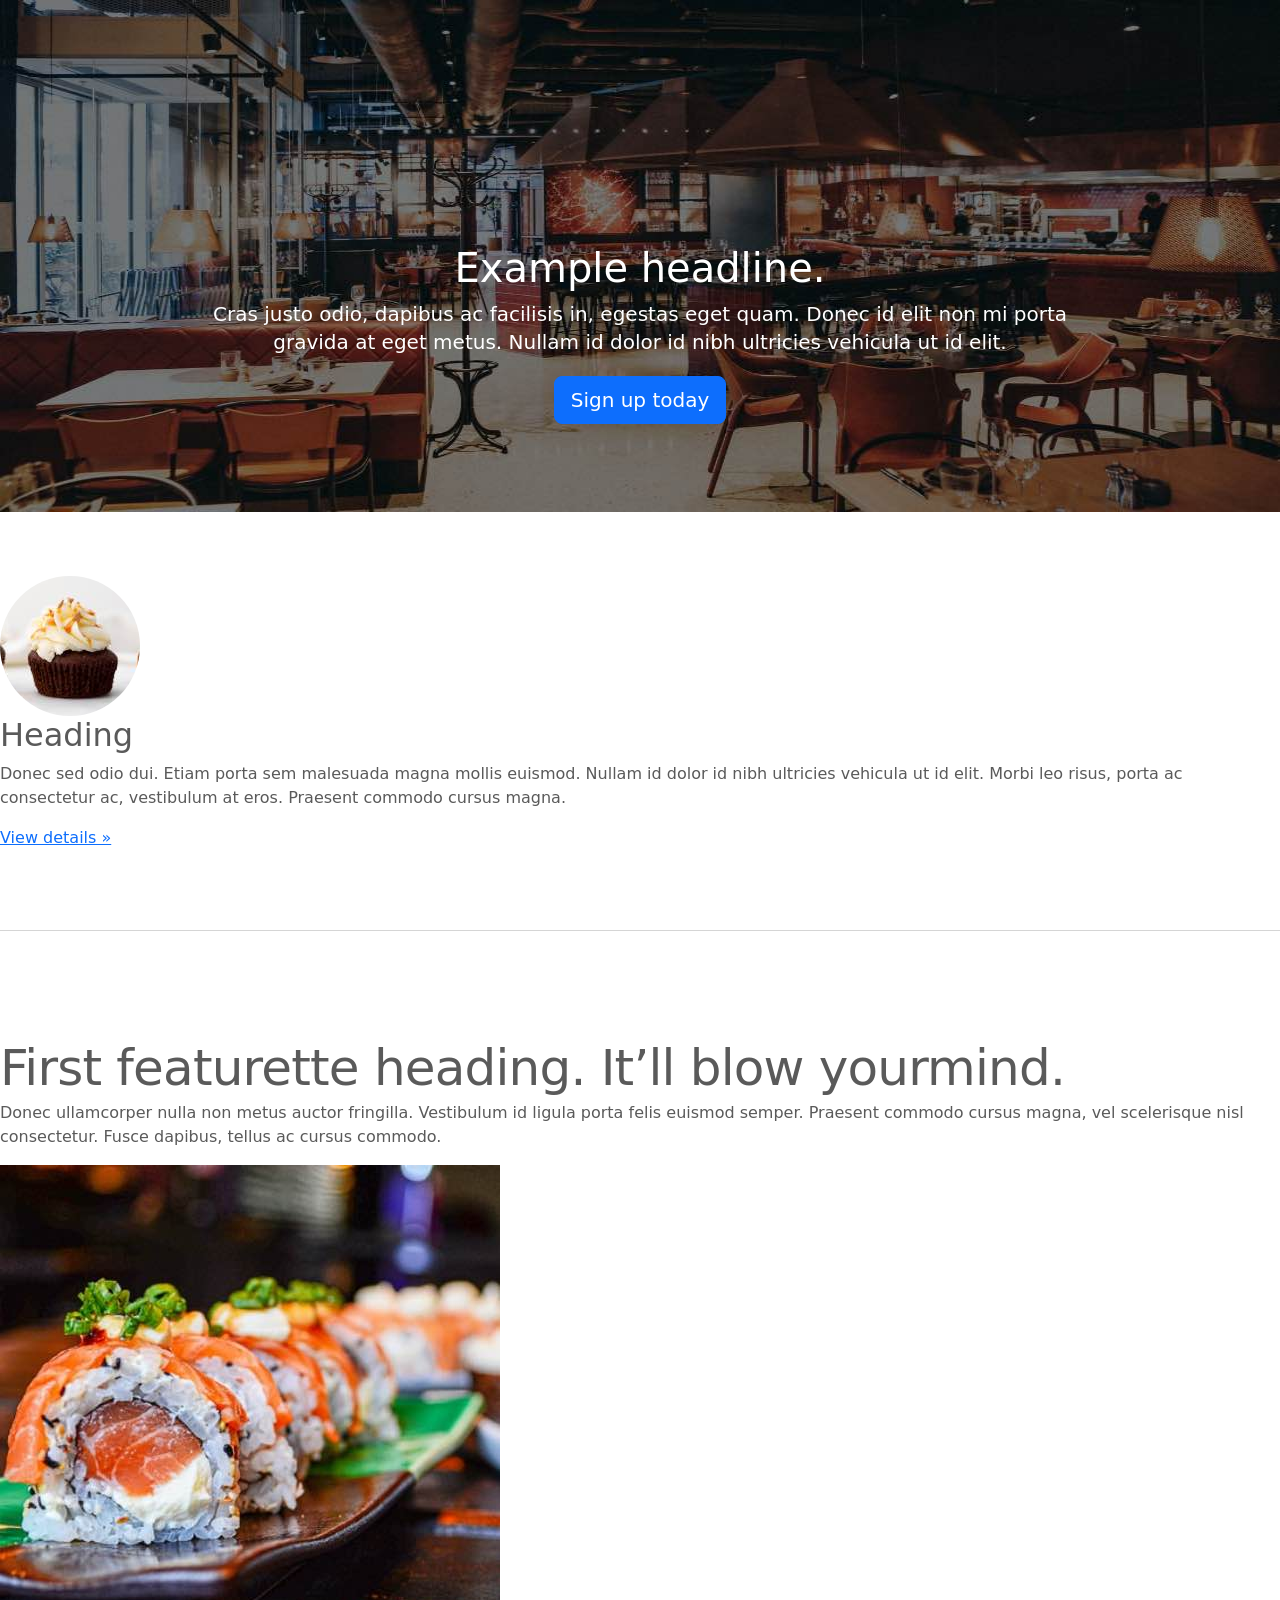
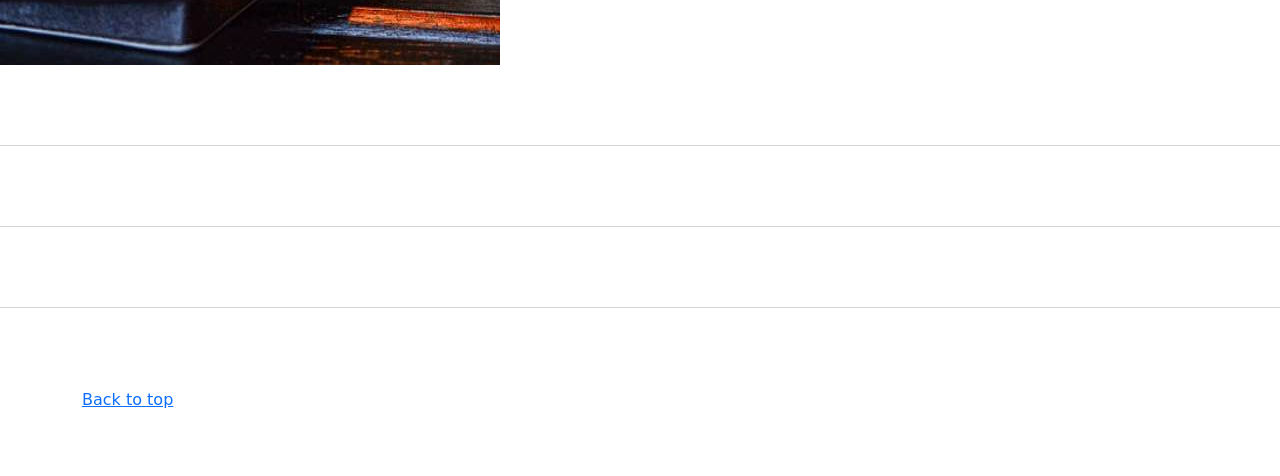
<file: kadai_003/index_for_student.html>
<!doctype html>
<html lang="en">
  <head>
    <meta charset="utf-8">
    <meta name="viewport" content="width=device-width, initial-scale=1">
    <meta name="description" content="">
    <meta name="author" content="Mark Otto, Jacob Thornton, and Bootstrap contributors">
    <meta name="generator" content="Hugo 0.79.0">
    <title>Carousel Template · Bootstrap v5.0</title>
    <link rel="canonical" href="https://getbootstrap.com/docs/5.0/examples/carousel/">
    <!-- ************************************************ bootstrap.min.cssの読み込み -->
    <link href="https://cdn.jsdelivr.net/npm/bootstrap@5.0.0-beta1/dist/css/bootstrap.min.css" rel="stylesheet" integrity="sha384-giJF6kkoqNQ00vy+HMDP7azOuL0xtbfIcaT9wjKHr8RbDVddVHyTfAAsrekwKmP1" crossorigin="anonymous">
    <!-- ************************************************ carousel.cssの読み込み -->
    <link href="carousel.css" rel="stylesheet">
    <!-- ************************************************ bootstrap.bundle.min.jsの読み込み -->
    <script src="https://cdn.jsdelivr.net/npm/bootstrap@5.0.0-beta1/dist/js/bootstrap.bundle.min.js" integrity="sha384-ygbV9kiqUc6oa4msXn9868pTtWMgiQaeYH7/t7LECLbyPA2x65Kgf80OJFdroafW" crossorigin="anonymous" defer></script>
  </head>
  <body>
    <main>
      <!-- ************************************************ カールセル開始 -->
      <div id="carouselExampleSlidesOnly" class="carousel slide" data-bs-ride="carousel">
        <!-- <div class="carousel-inner"> -->
        <div class="carousel-inner">
          <!-- <div class="carousel-item active"> -->
          <div class="carousel-item active">
            <img src="img/top_1.jpg" alt="サンプル画像1">
            <div class="container">
              <!-- <div class="carousel-caption"> -->
              <div class="carousel-caption">
                <h1>Example headline.</h1>
                <p>Cras justo odio, dapibus ac facilisis in, egestas eget quam. Donec id elit non mi porta gravida at eget
                  metus. Nullam id dolor id nibh ultricies vehicula ut id elit.</p>
                <!-- <p><a class="btn btn-lg btn-primary" href="#" role="button">Sign up today</a></p> -->
                <p><a class="btn btn-lg btn-primary" href="#" role="button">Sign up today</a></p>
              </div>
            </div>
          </div>
          <!-- <div class="carousel-item"> -->
          <div class="carousel-item">
            <img src="img/top_2.jpg" alt="サンプル画像2">
            <div class="container">
              <!-- <div class="carousel-caption"> -->
              <div class="carousel-caption">
                <h1>Example headline.</h1>
                <p>Cras justo odio, dapibus ac facilisis in, egestas eget quam. Donec id elit non mi porta gravida at eget
                  metus. Nullam id dolor id nibh ultricies vehicula ut id elit.</p>
                <!-- <p><a class="btn btn-lg btn-primary" href="#" role="button">Sign up today</a></p> -->
                <p><a class="btn btn-lg btn-primary" href="#" role="button">Sign up today</a></p>
              </div>
            </div>
          </div>
          <!-- <div class="carousel-item"> -->
          <div class="carousel-item">
            <img src="img/top_3.jpg" alt="サンプル画像3">
            <div class="container">
              <!-- <div class="carousel-caption"> -->
              <div class="carousel-caption">
                <h1>Example headline.</h1>
                <p>Cras justo odio, dapibus ac facilisis in, egestas eget quam. Donec id elit non mi porta gravida at eget
                  metus. Nullam id dolor id nibh ultricies vehicula ut id elit.</p>
                <!-- <p><a class="btn btn-lg btn-primary" href="#" role="button">Sign up today</a></p> -->
                <p><a class="btn btn-lg btn-primary" href="#" role="button">Sign up today</a></p>
              </div>
            </div>
          </div>
        </div>
      </div>
      <!-- ************************************************ カールセル終了 -->
      <!-- <div class="container marketing"> -->
      <div class="">
        <!-- <div class="row"> -->
        <div class="">
          <!-- <div class="col-lg-4"> -->
          <div class="">
            <img src="img/cake.jpg" class="rounded-circle" alt="サンプル画像2">
            <h2>Heading</h2>
            <p>Donec sed odio dui. Etiam porta sem malesuada magna mollis euismod. Nullam id dolor id nibh ultricies
              vehicula ut id elit. Morbi leo risus, porta ac consectetur ac, vestibulum at eros. Praesent commodo cursus
              magna.</p>
            <!-- <p><a class="btn btn-secondary" href="#" role="button">View details &raquo;</a></p> -->
            <p><a class="" href="#" role="button">View details &raquo;</a></p>
          </div>
        </div>
        <hr class="featurette-divider">
        <!-- <div class="row"> -->
        <div class="">
          <!-- <div class="col-md-7"> -->
          <div class="">
            <!-- <h2 class="featurette-heading">First featurette heading. <span class="text-muted">It’ll blow yourmind.</span> -->
            <h2 class="featurette-heading">First featurette heading. <span class="">It’ll blow yourmind.</span></h2>
            <!-- <p class="lead">Donec ullamcorper nulla non metus auctor fringilla. Vestibulum id ligula porta felis
              euismod
              semper. Praesent commodo cursus magna, vel scelerisque nisl consectetur. Fusce dapibus, tellus ac cursus
              commodo.</p> -->
            <p class="">
              Donec ullamcorper nulla non metus auctor fringilla. Vestibulum id ligula porta felis
              euismod
              semper. Praesent commodo cursus magna, vel scelerisque nisl consectetur. Fusce dapibus, tellus ac cursus
              commodo.
            </p>
          </div>
          <!-- <div class="col-md-5"> -->
          <div class="">
            <!-- <img src="img/sushi.jpg" class="img-fluid" alt=""> -->
            <img src="img/sushi.jpg" class="" alt="サンプル画像3">
          </div>
        </div>
        <hr class="featurette-divider">
        <!-- ここにもう一つ左右を反転させたものを作ります。 -->
        <hr class="featurette-divider">
        <!-- ここにもう一つ左右を反転させたものを作ります。 -->
        <hr class="featurette-divider">
        <footer class="container">
          <!-- <p class="float-end"><a href="#">Back to top</a></p> -->
          <p class=""><a href="#">Back to top</a></p>
        </footer>
      </div>
    </main>
  </body>

</html>
</file>
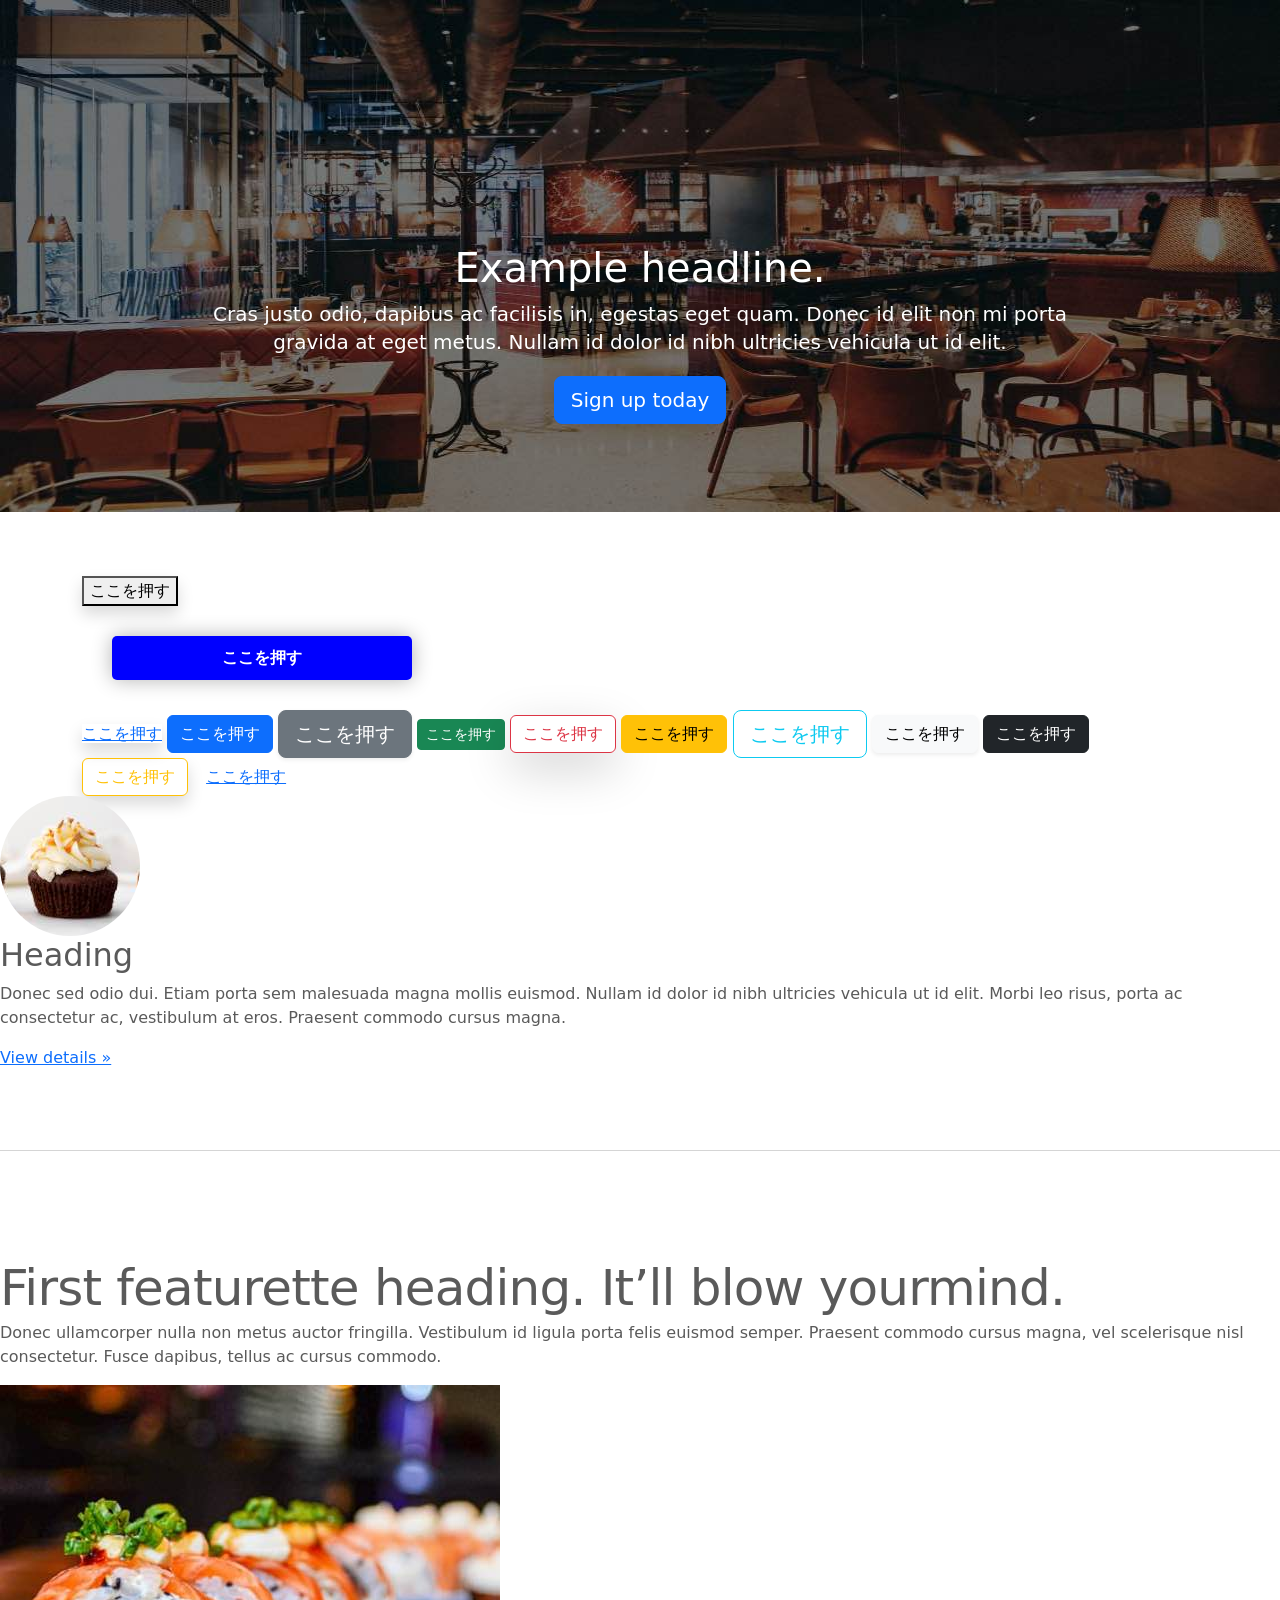
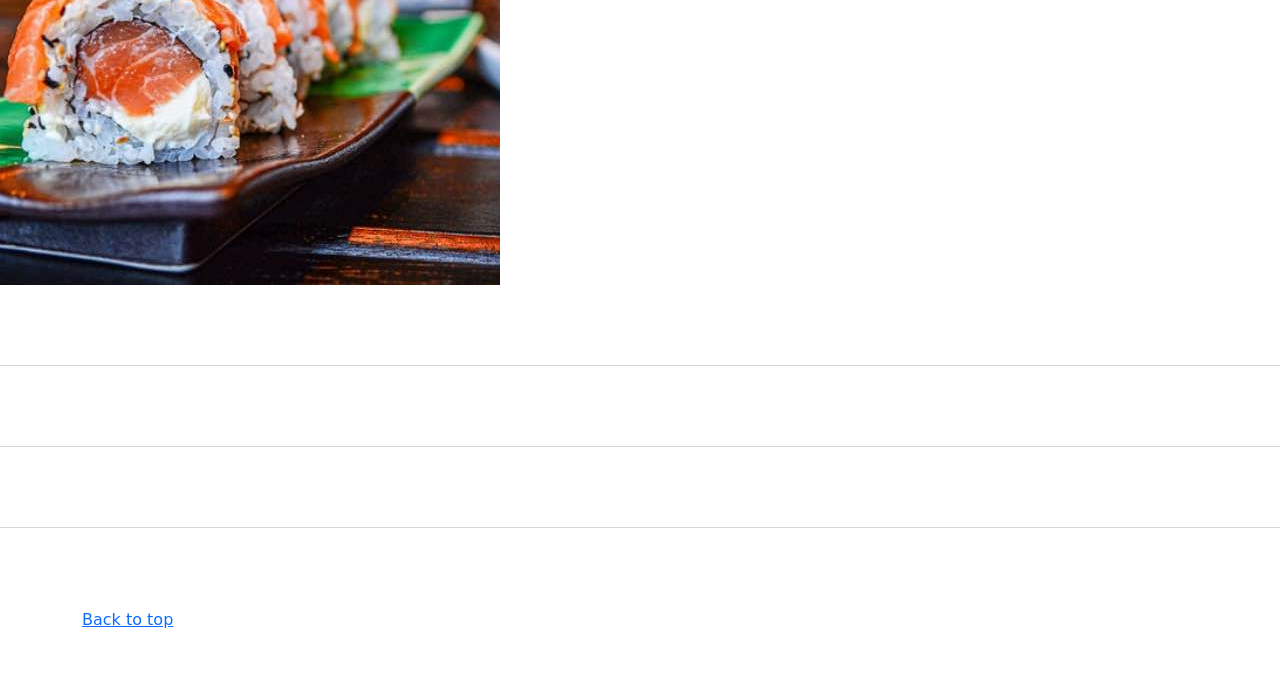
<file: kadai_004/index_for_student.html>
<!doctype html>
<html lang="en">
  <head>
    <meta charset="utf-8">
    <meta name="viewport" content="width=device-width, initial-scale=1">
    <meta name="description" content="">
    <meta name="author" content="Mark Otto, Jacob Thornton, and Bootstrap contributors">
    <meta name="generator" content="Hugo 0.79.0">
    <title>Carousel Template · Bootstrap v5.0</title>
    <link rel="canonical" href="https://getbootstrap.com/docs/5.0/examples/carousel/">
    <!-- ************************************************ bootstrap.min.cssの読み込み -->
    <link href="https://cdn.jsdelivr.net/npm/bootstrap@5.0.0-beta1/dist/css/bootstrap.min.css" rel="stylesheet" integrity="sha384-giJF6kkoqNQ00vy+HMDP7azOuL0xtbfIcaT9wjKHr8RbDVddVHyTfAAsrekwKmP1" crossorigin="anonymous">
    <!-- ************************************************ carousel.cssの読み込み -->
    <link href="carousel.css" rel="stylesheet">
    <!-- ************************************************ bootstrap.bundle.min.jsの読み込み -->
    <script src="https://cdn.jsdelivr.net/npm/bootstrap@5.0.0-beta1/dist/js/bootstrap.bundle.min.js" integrity="sha384-ygbV9kiqUc6oa4msXn9868pTtWMgiQaeYH7/t7LECLbyPA2x65Kgf80OJFdroafW" crossorigin="anonymous" defer></script>
  </head>
  <body>
    <main>
      <!-- ************************************************ カールセル開始 -->
      <!-- <div id="myCarousel" class="carousel slide" data-bs-ride="carousel"> -->
      <div id="myCarousel" class="carousel slide" data-bs-ride="carousel">
        <!-- <div class="carousel-inner"> -->
        <div class="carousel-inner">
          <!-- <div class="carousel-item active"> -->
          <div class="carousel-item active">
            <img src="img/top_1.jpg" alt="サンプル画像1">
            <div class="container">
              <!-- <div class="carousel-caption"> -->
              <div class="carousel-caption">
                <h1>Example headline.</h1>
                <p>Cras justo odio, dapibus ac facilisis in, egestas eget quam. Donec id elit non mi porta gravida at eget
                  metus. Nullam id dolor id nibh ultricies vehicula ut id elit.</p>
                <!-- <p><a class="btn btn-lg btn-primary" href="#" role="button">Sign up today</a></p> -->
                <p><a class="btn btn-lg btn-primary" href="#" role="button">Sign up today</a></p>
              </div>
            </div>
          </div>
        </div>
      </div>
      <!-- ************************************************ カールセル終了 -->

   <div class="container">

     <style>
        .button-test {
          /* パディング(余白)上下方向10px 左右方向30px */
          padding: 10px 30px;
          /* ボタンの幅 300px */
          width: 300px;
          /* 背景色 青 */
          background-color: blue;
          /* フォント色 白 */
          color: white;
          /* テキスト中央揃え */
          text-align: center;
          /* フォントを太く */
          font-weight: bold;
          /* ボタンの角を丸める */
          border-radius: 5px;
          /* 上下左右方向の余白外側30px */
          margin: 30px;
          /* ボタンの影 */
          box-shadow: 0 0 20px 0 rgba(0, 0, 0, 30%);
         }
     </style>

     <!-- buttonテスト -->
     <button class="btn-primary btn-lg shadow">ここを押す</button>
     <div class="button-test">ここを押す</div>      
     <a href="" class="btn-info btn-sm shadow">ここを押す</a>
     
     <button class="btn btn-primary">ここを押す</button>
     <button class="btn btn-secondary btn-lg shadow-sm">ここを押す</button>
     <button class="btn btn-success btn-sm">ここを押す</button>
     <button class="btn btn-outline-danger shadow-lg">ここを押す</button>
     <button class="btn btn-warning">ここを押す</button>
     <button class="btn btn-outline-info btn-lg">ここを押す</button>
     <button class="btn btn-light shadow-sm">ここを押す</button>
     <button class="btn btn-dark">ここを押す</button>
     <button class="btn btn-outline-warning shadow">ここを押す</button>
     <button class="btn btn-link">ここを押す</button>

   </div>

      <!-- <div class="container marketing"> -->
      <div class="">
        <!-- <div class="row"> -->
        <div class="">
          <!-- <div class="col-lg-4"> -->
          <div class="">
            <img src="img/cake.jpg" class="rounded-circle" alt="サンプル画像2">
            <h2>Heading</h2>
            <p>Donec sed odio dui. Etiam porta sem malesuada magna mollis euismod. Nullam id dolor id nibh ultricies
              vehicula ut id elit. Morbi leo risus, porta ac consectetur ac, vestibulum at eros. Praesent commodo cursus
              magna.</p>
            <!-- <p><a class="btn btn-secondary" href="#" role="button">View details &raquo;</a></p> -->
            <p><a class="" href="#" role="button">View details &raquo;</a></p>
          </div>
        </div>
        <hr class="featurette-divider">
        <!-- <div class="row"> -->
        <div class="">
          <!-- <div class="col-md-7"> -->
          <div class="">
            <!-- <h2 class="featurette-heading">First featurette heading. <span class="text-muted">It’ll blow yourmind.</span> -->
            <h2 class="featurette-heading">First featurette heading. <span class="">It’ll blow yourmind.</span></h2>
            <!-- <p class="lead">Donec ullamcorper nulla non metus auctor fringilla. Vestibulum id ligula porta felis
              euismod
              semper. Praesent commodo cursus magna, vel scelerisque nisl consectetur. Fusce dapibus, tellus ac cursus
              commodo.</p> -->
            <p class="">
              Donec ullamcorper nulla non metus auctor fringilla. Vestibulum id ligula porta felis
              euismod
              semper. Praesent commodo cursus magna, vel scelerisque nisl consectetur. Fusce dapibus, tellus ac cursus
              commodo.
            </p>
          </div>
          <!-- <div class="col-md-5"> -->
          <div class="">
            <!-- <img src="img/sushi.jpg" class="img-fluid" alt=""> -->
            <img src="img/sushi.jpg" class="" alt="サンプル画像3">
          </div>
        </div>
        <hr class="featurette-divider">
        <!-- ここにもう一つ左右を反転させたものを作ります。 -->
        <hr class="featurette-divider">
        <!-- ここにもう一つ左右を反転させたものを作ります。 -->
        <hr class="featurette-divider">
        <footer class="container">
          <!-- <p class="float-end"><a href="#">Back to top</a></p> -->
          <p class=""><a href="#">Back to top</a></p>
        </footer>
      </div>
    </main>
  </body>

</html>
</file>
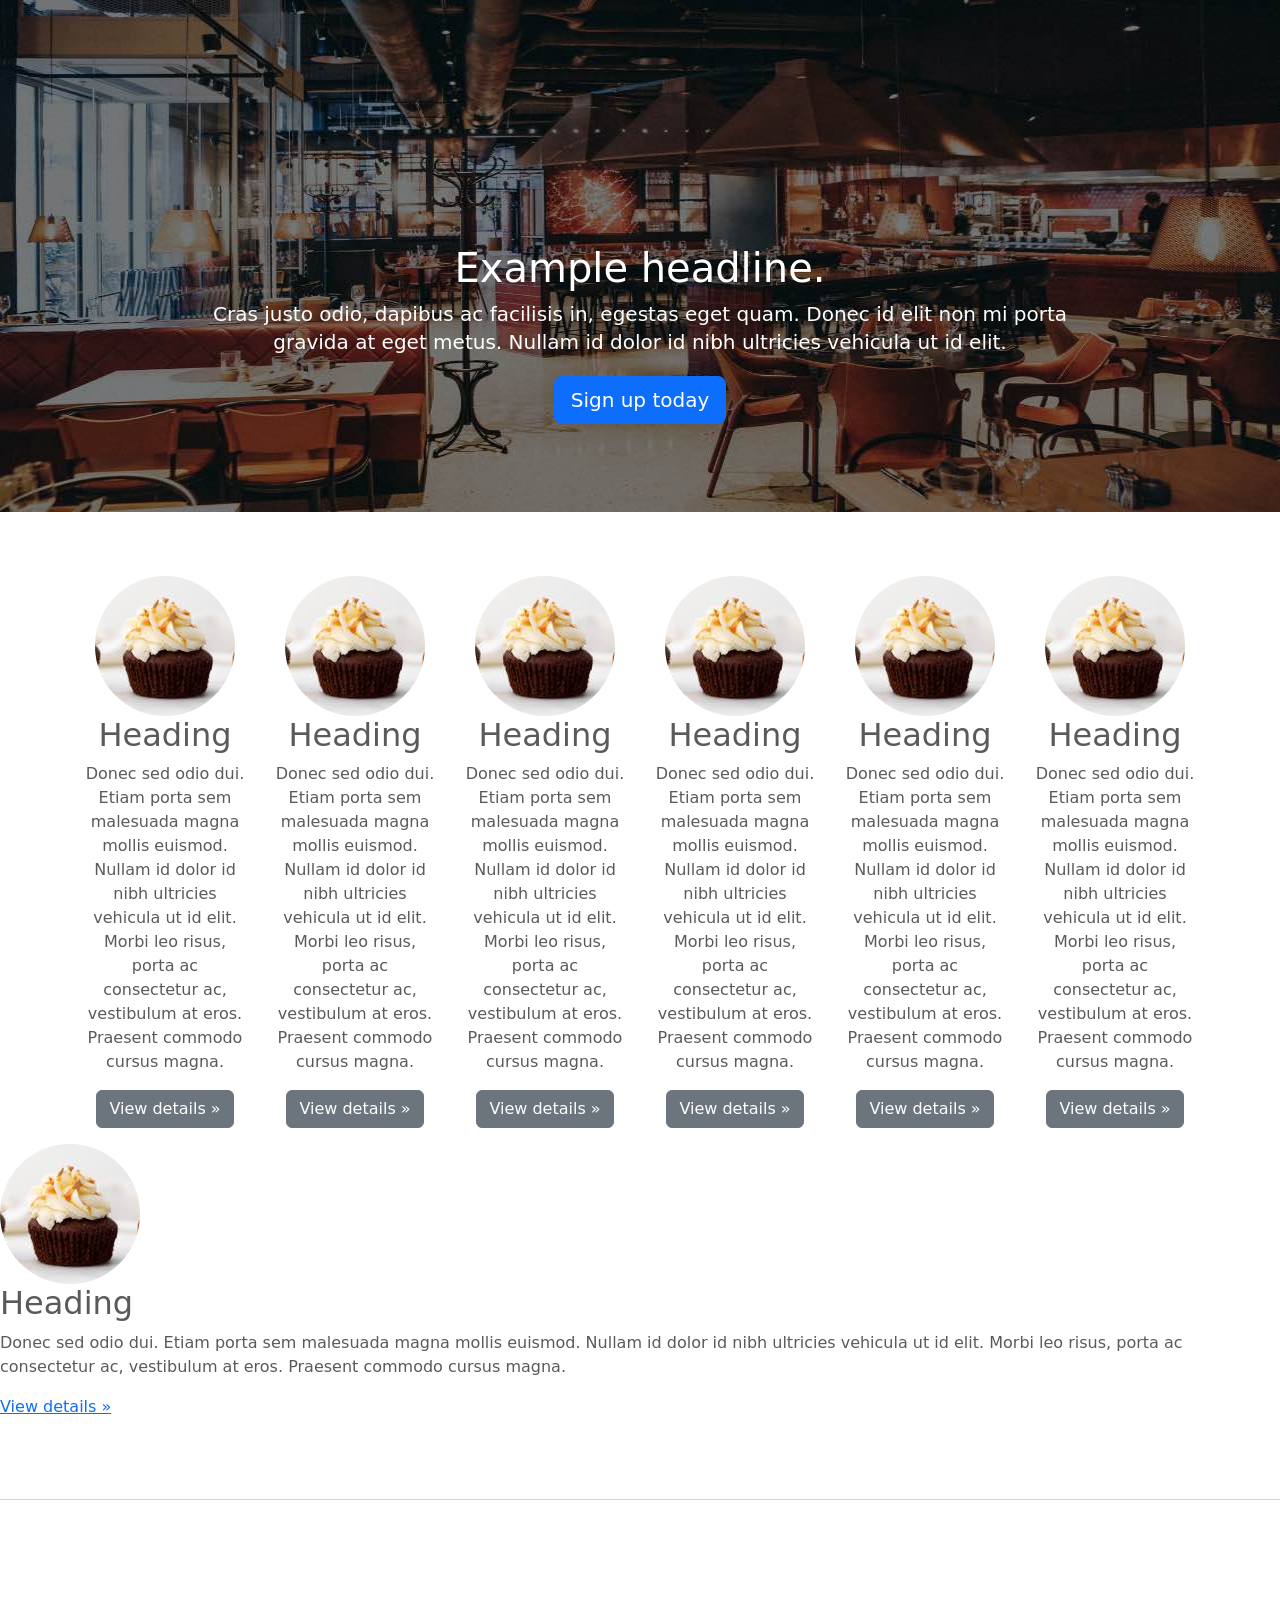
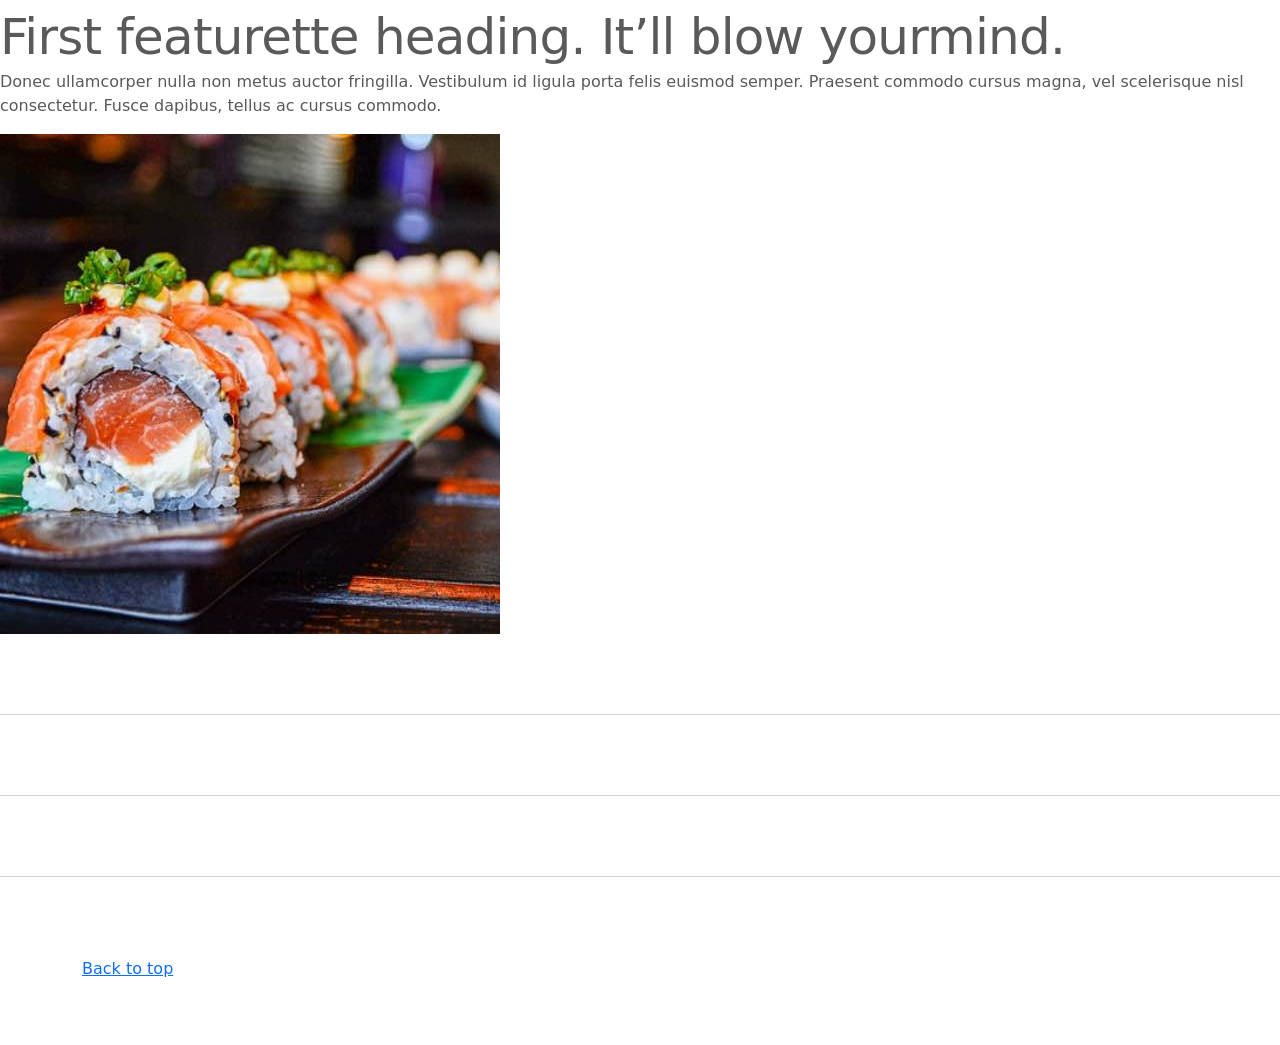
<file: kadai_005/index_for_student.html>
<!doctype html>
<html lang="en">
  <head>
    <meta charset="utf-8">
    <meta name="viewport" content="width=device-width, initial-scale=1">
    <meta name="description" content="">
    <meta name="author" content="Mark Otto, Jacob Thornton, and Bootstrap contributors">
    <meta name="generator" content="Hugo 0.79.0">
    <title>Carousel Template · Bootstrap v5.0</title>
    <link rel="canonical" href="https://getbootstrap.com/docs/5.0/examples/carousel/">
    <!-- ************************************************ bootstrap.min.cssの読み込み -->
    <link href="https://cdn.jsdelivr.net/npm/bootstrap@5.0.0-beta1/dist/css/bootstrap.min.css" rel="stylesheet" integrity="sha384-giJF6kkoqNQ00vy+HMDP7azOuL0xtbfIcaT9wjKHr8RbDVddVHyTfAAsrekwKmP1" crossorigin="anonymous">
    <!-- ************************************************ carousel.cssの読み込み -->
    <link href="carousel.css" rel="stylesheet">
    <!-- ************************************************ bootstrap.bundle.min.jsの読み込み -->
    <script src="https://cdn.jsdelivr.net/npm/bootstrap@5.0.0-beta1/dist/js/bootstrap.bundle.min.js" integrity="sha384-ygbV9kiqUc6oa4msXn9868pTtWMgiQaeYH7/t7LECLbyPA2x65Kgf80OJFdroafW" crossorigin="anonymous" defer></script>
  </head>
  <body>
    <main>
      <!-- ************************************************ カールセル開始 -->
      <!-- <div id="myCarousel" class="carousel slide" data-bs-ride="carousel"> -->
      <div id="myCarousel" class="carousel slide" data-bs-ride="carousel">
        <!-- <div class="carousel-inner"> -->
        <div class="carousel-inner">
          <!-- <div class="carousel-item active"> -->
          <div class="carousel-item active">
            <img src="img/top_1.jpg" alt="サンプル画像1">
            <div class="container">
              <!-- <div class="carousel-caption"> -->
              <div class="carousel-caption">
                <h1>Example headline.</h1>
                <p>Cras justo odio, dapibus ac facilisis in, egestas eget quam. Donec id elit non mi porta gravida at eget
                  metus. Nullam id dolor id nibh ultricies vehicula ut id elit.</p>
                <!-- <p><a class="btn btn-lg btn-primary" href="#" role="button">Sign up today</a></p> -->
                <p><a class="btn btn-lg btn-primary" href="#" role="button">Sign up today</a></p>
              </div>
            </div>
          </div>
        </div>
      </div>
      <!-- ************************************************ カールセル終了 -->
<!-- 
   <div class="container">

     <style>
        .button-test {
          /* パディング(余白)上下方向10px 左右方向30px */
          padding: 10px 30px;
          /* ボタンの幅 300px */
          width: 300px;
          /* 背景色 青 */
          background-color: blue;
          /* フォント色 白 */
          color: white;
          /* テキスト中央揃え */
          text-align: center;
          /* フォントを太く */
          font-weight: bold;
          /* ボタンの角を丸める */
          border-radius: 5px;
          /* 上下左右方向の余白外側30px */
          margin: 30px;
          /* ボタンの影 */
          box-shadow: 0 0 20px 0 rgba(0, 0, 0, 30%);
         }
     </style>


     <button class="btn-primary btn-lg shadow">ここを押す</button>
     <div class="button-test">ここを押す</div>      
     <a href="" class="btn-info btn-sm shadow">ここを押す</a>

   </div> -->
   
      <div class="container">
        <div class="row">
          <div class="col-6 col-md-2 text-center">

            <!-- start col-lg-4 -->
            <img src="img/cake.jpg" class="rounded-circle" alt="サンプル画像2">

            <h2>Heading</h2>
            <p>
              Donec sed odio dui. Etiam porta sem malesuada magna mollis 
              euismod. Nullam id dolor id nibh ultricies vehicula ut id elit. 
              Morbi leo risus, porta ac consectetur ac, vestibulum at eros. 
              Praesent commodo cursus magna.
            </p>
            <p><a class="btn btn-secondary" href="#" role="button">View details &raquo;</a></p>
          </div>
          <div class="col-6 col-md-2 text-center">
            <!-- start col-lg-4 -->
            <img src="img/cake.jpg" class="rounded-circle" alt="サンプル画像2">
            <h2>Heading</h2>
            <p>
              Donec sed odio dui. Etiam porta sem malesuada magna mollis
              euismod. Nullam id dolor id nibh ultricies vehicula ut id elit.
              Morbi leo risus, porta ac consectetur ac, vestibulum at eros.
              Praesent commodo cursus magna.
            </p>
            <p><a class="btn btn-secondary" href="#" role="button">View details &raquo;</a></p>
          </div>
          <div class="col-6 col-md-2 text-center">
            <!-- start col-lg-4 -->
            <img src="img/cake.jpg" class="rounded-circle" alt="サンプル画像2">
            <h2>Heading</h2>
            <p>
              Donec sed odio dui. Etiam porta sem malesuada magna mollis
              euismod. Nullam id dolor id nibh ultricies vehicula ut id elit.
              Morbi leo risus, porta ac consectetur ac, vestibulum at eros.
              Praesent commodo cursus magna.
            </p>
            <p><a class="btn btn-secondary" href="#" role="button">View details &raquo;</a></p>
          </div>
          <div class="col-6 col-md-2 text-center">
            <!-- start col-lg-4 -->
            <img src="img/cake.jpg" class="rounded-circle" alt="サンプル画像2">
            <h2>Heading</h2>
            <p>
              Donec sed odio dui. Etiam porta sem malesuada magna mollis
              euismod. Nullam id dolor id nibh ultricies vehicula ut id elit.
              Morbi leo risus, porta ac consectetur ac, vestibulum at eros.
              Praesent commodo cursus magna.
            </p>
            <p><a class="btn btn-secondary" href="#" role="button">View details &raquo;</a></p>
          </div>
          <div class="col-6 col-md-2 text-center">
            <!-- start col-lg-4 -->
            <img src="img/cake.jpg" class="rounded-circle" alt="サンプル画像2">
            <h2>Heading</h2>
            <p>
              Donec sed odio dui. Etiam porta sem malesuada magna mollis
              euismod. Nullam id dolor id nibh ultricies vehicula ut id elit.
              Morbi leo risus, porta ac consectetur ac, vestibulum at eros.
              Praesent commodo cursus magna.
            </p>
            <p><a class="btn btn-secondary" href="#" role="button">View details &raquo;</a></p>
          </div>
          <div class="col-6 col-md-2 text-center">
            <!-- start col-lg-4 -->
            <img src="img/cake.jpg" class="rounded-circle" alt="サンプル画像2">
            <h2>Heading</h2>
            <p>
              Donec sed odio dui. Etiam porta sem malesuada magna mollis
              euismod. Nullam id dolor id nibh ultricies vehicula ut id elit.
              Morbi leo risus, porta ac consectetur ac, vestibulum at eros.
              Praesent commodo cursus magna.
            </p>
            <p><a class="btn btn-secondary" href="#" role="button">View details &raquo;</a></p>
          </div>
        </div>
      </div>
      
      <!-- <div class="container marketing"> -->
      <div class="">
        <!-- <div class="row"> -->
        <div class="">
          <!-- <div class="col-lg-4"> -->
          <div class="">
            <img src="img/cake.jpg" class="rounded-circle" alt="サンプル画像2">
            <h2>Heading</h2>
            <p>Donec sed odio dui. Etiam porta sem malesuada magna mollis euismod. Nullam id dolor id nibh ultricies
              vehicula ut id elit. Morbi leo risus, porta ac consectetur ac, vestibulum at eros. Praesent commodo cursus
              magna.</p>
            <!-- <p><a class="btn btn-secondary" href="#" role="button">View details &raquo;</a></p> -->
            <p><a class="" href="#" role="button">View details &raquo;</a></p>
          </div>
        </div>
        <hr class="featurette-divider">
        <!-- <div class="row"> -->
        <div class="">
          <!-- <div class="col-md-7"> -->
          <div class="">
            <!-- <h2 class="featurette-heading">First featurette heading. <span class="text-muted">It’ll blow yourmind.</span> -->
            <h2 class="featurette-heading">First featurette heading. <span class="">It’ll blow yourmind.</span></h2>
            <!-- <p class="lead">Donec ullamcorper nulla non metus auctor fringilla. Vestibulum id ligula porta felis
              euismod
              semper. Praesent commodo cursus magna, vel scelerisque nisl consectetur. Fusce dapibus, tellus ac cursus
              commodo.</p> -->
            <p class="">
              Donec ullamcorper nulla non metus auctor fringilla. Vestibulum id ligula porta felis
              euismod
              semper. Praesent commodo cursus magna, vel scelerisque nisl consectetur. Fusce dapibus, tellus ac cursus
              commodo.
            </p>
          </div>
          <!-- <div class="col-md-5"> -->
          <div class="">
            <!-- <img src="img/sushi.jpg" class="img-fluid" alt=""> -->
            <img src="img/sushi.jpg" class="" alt="サンプル画像3">
          </div>
        </div>
        <hr class="featurette-divider">
        <!-- ここにもう一つ左右を反転させたものを作ります。 -->
        <hr class="featurette-divider">
        <!-- ここにもう一つ左右を反転させたものを作ります。 -->
        <hr class="featurette-divider">
        <footer class="container">
          <!-- <p class="float-end"><a href="#">Back to top</a></p> -->
          <p class=""><a href="#">Back to top</a></p>
        </footer>
      </div>
    </main>
  </body>

</html>
</file>
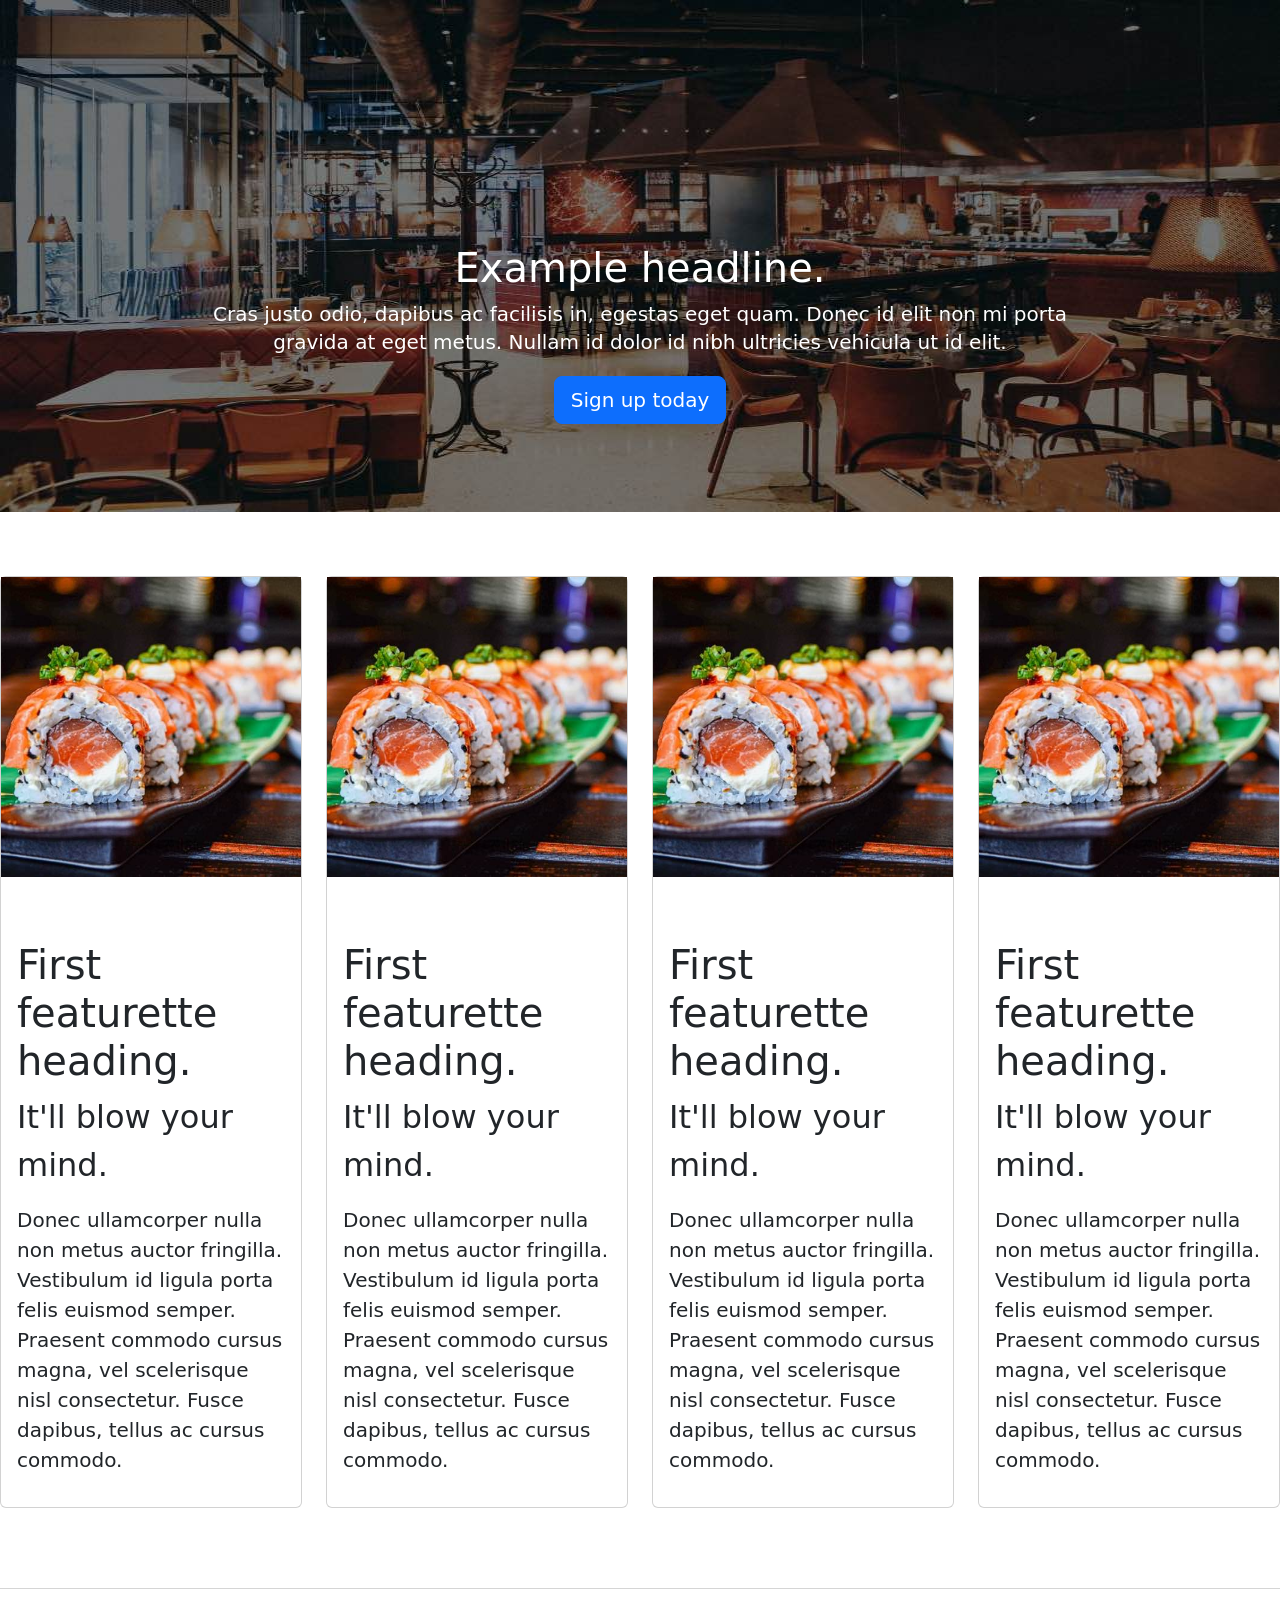
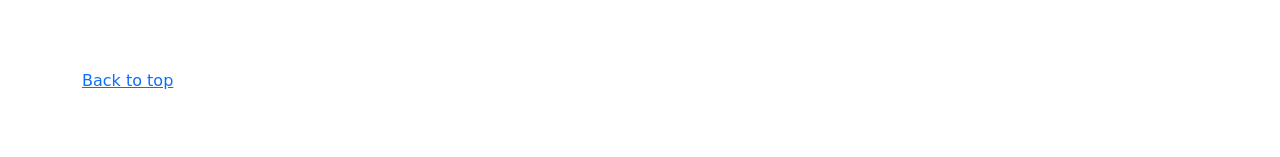
<file: kadai_006/index_for_student.html>
<!doctype html>
<html lang="en">
  <head>
    <meta charset="utf-8">
    <meta name="viewport" content="width=device-width, initial-scale=1">
    <meta name="description" content="">
    <meta name="author" content="Mark Otto, Jacob Thornton, and Bootstrap contributors">
    <meta name="generator" content="Hugo 0.79.0">
    <title>Carousel Template · Bootstrap v5.0</title>
    <link rel="canonical" href="https://getbootstrap.com/docs/5.0/examples/carousel/">
    <!-- ************************************************ bootstrap.min.cssの読み込み -->
    <link href="https://cdn.jsdelivr.net/npm/bootstrap@5.0.0-beta1/dist/css/bootstrap.min.css" rel="stylesheet" integrity="sha384-giJF6kkoqNQ00vy+HMDP7azOuL0xtbfIcaT9wjKHr8RbDVddVHyTfAAsrekwKmP1" crossorigin="anonymous">
    <!-- ************************************************ carousel.cssの読み込み -->
    <link href="carousel.css" rel="stylesheet">
    <!-- ************************************************ bootstrap.bundle.min.jsの読み込み -->
    <script src="https://cdn.jsdelivr.net/npm/bootstrap@5.0.0-beta1/dist/js/bootstrap.bundle.min.js" integrity="sha384-ygbV9kiqUc6oa4msXn9868pTtWMgiQaeYH7/t7LECLbyPA2x65Kgf80OJFdroafW" crossorigin="anonymous" defer></script>
  </head>
  <body>
    <main>
      <!-- ************************************************ カールセル開始 -->
      <!-- <div id="myCarousel" class="carousel slide" data-bs-ride="carousel"> -->
      <div id="myCarousel" class="carousel slide" data-bs-ride="carousel">
        <!-- <div class="carousel-inner"> -->
        <div class="carousel-inner">
          <!-- <div class="carousel-item active"> -->
          <div class="carousel-item active">
            <img src="img/top_1.jpg" alt="サンプル画像1">
            <div class="container">
              <!-- <div class="carousel-caption"> -->
              <div class="carousel-caption">
                <h1>Example headline.</h1>
                <p>Cras justo odio, dapibus ac facilisis in, egestas eget quam. Donec id elit non mi porta gravida at eget
                  metus. Nullam id dolor id nibh ultricies vehicula ut id elit.</p>
                <!-- <p><a class="btn btn-lg btn-primary" href="#" role="button">Sign up today</a></p> -->
                <p><a class="btn btn-lg btn-primary" href="#" role="button">Sign up today</a></p>
              </div>
            </div>
          </div>
        </div>
      </div>
      <!-- ************************************************ カールセル終了 -->
<!-- 
   <div class="container">

     <style>
        .button-test {
          /* パディング(余白)上下方向10px 左右方向30px */
          padding: 10px 30px;
          /* ボタンの幅 300px */
          width: 300px;
          /* 背景色 青 */
          background-color: blue;
          /* フォント色 白 */
          color: white;
          /* テキスト中央揃え */
          text-align: center;
          /* フォントを太く */
          font-weight: bold;
          /* ボタンの角を丸める */
          border-radius: 5px;
          /* 上下左右方向の余白外側30px */
          margin: 30px;
          /* ボタンの影 */
          box-shadow: 0 0 20px 0 rgba(0, 0, 0, 30%);
         }
     </style>


     <button class="btn-primary btn-lg shadow">ここを押す</button>
     <div class="button-test">ここを押す</div>      
     <a href="" class="btn-info btn-sm shadow">ここを押す</a>

   </div> -->
   
      <!-- ここからコードを変更しカードデザインに変更してください -->
      <div class="row row-cols-1 row-cols-md-4 g-4">
        <div class="col">
          <div class="card">
            <img src="img/sushi.jpg" class="img-fluid" alt="サンプル画像3" />
            <div class="card-body">
              <h2 class="fs-1 mt-5">First featurette heading.</h2>
              <p class="fs-2">It'll blow your mind.</p>
              <p class="lead">
                Donec ullamcorper nulla non metus auctor fringilla. Vestibulum id
                ligula porta felis euismod semper. Praesent commodo cursus magna,
                vel scelerisque nisl consectetur. Fusce dapibus, tellus ac cursus
                commodo.
            </div>
          </div>
        </div>
        <div class="col">
          <div class="card">
            <img src="img/sushi.jpg" class="img-fluid" alt="サンプル画像3" />
            <div class="card-body">
              <h2 class="fs-1 mt-5">First featurette heading.</h2>
              <p class="fs-2">It'll blow your mind.</p>
              <p class="lead">
                Donec ullamcorper nulla non metus auctor fringilla. Vestibulum id
                ligula porta felis euismod semper. Praesent commodo cursus magna,
                vel scelerisque nisl consectetur. Fusce dapibus, tellus ac cursus
                commodo.
            </div>
          </div>
        </div>
        <div class="col">
          <div class="card">
            <img src="img/sushi.jpg" class="img-fluid" alt="サンプル画像3" />
            <div class="card-body">
              <h2 class="fs-1 mt-5">First featurette heading.</h2>
              <p class="fs-2">It'll blow your mind.</p>
              <p class="lead">
                Donec ullamcorper nulla non metus auctor fringilla. Vestibulum id
                ligula porta felis euismod semper. Praesent commodo cursus magna,
                vel scelerisque nisl consectetur. Fusce dapibus, tellus ac cursus
                commodo.
            </div>
          </div>
        </div>
        <div class="col">
          <div class="card">
            <img src="img/sushi.jpg" class="img-fluid" alt="サンプル画像3" />
            <div class="card-body">
              <h2 class="fs-1 mt-5">First featurette heading.</h2>
              <p class="fs-2">It'll blow your mind.</p>
              <p class="lead">
                Donec ullamcorper nulla non metus auctor fringilla. Vestibulum id
                ligula porta felis euismod semper. Praesent commodo cursus magna,
                vel scelerisque nisl consectetur. Fusce dapibus, tellus ac cursus
                commodo.
            </div>
          </div>
        </div>
      </div>
      <!-- ここまで -->

        <hr class="featurette-divider">
        <footer class="container">
          <!-- <p class="float-end"><a href="#">Back to top</a></p> -->
          <p class=""><a href="#">Back to top</a></p>
        </footer>
      </div>
    </main>
  </body>

</html>
</file>
<file: kadai_015/stylesheet/style.css>
/* ----------------------------------------------- 共通 */
html,
body {
  overflow-x: hidden;
}

body {
  color: #000000;
  font-family: 'Noto Sans JP', sans-serif;
  padding-bottom: 0;

}

p {
  line-height: 2.0em;
  font-weight: 100;
  font-style: normal;
  font-size: 14px;

}

.section_title {
  font-size: 36px;
  font-weight: 600;
}

.section_title::after {
  display: block;
  font-size: 14px;
  font-weight: 400;
  padding: 16px 0 16px;
  width: 100px;
  border-bottom: solid 1px #000000;
}

/* ----------------------------------------------- ナビゲーションバー */
.navbar_brand_logo {
  width: 32px;
  height: 32px;
  display: inline-block;
  margin-right: 15px;
}

.my_navbar_brand,
.my_nav_link {
  font-size: 16px;
  font-family: 'Lora', serif;
  color: #000000 !important;
}

.navbar-toggler {
  padding: 0 !important;
  border: none;
}

#hamburger_btn_check:checked~.hamburger_btn .btn_close {
  display: block;
}

#hamburger_btn_check:checked~.hamburger_btn .btn_open {
  display: none;
}

.btn_close {
  display: none;
}

#hamburger_btn_check {
  display: none;
}
/* ----------------------------------------------- カールセル */
.my_carousel_caption {
  font-size: 52px;
  padding-top: 1.25rem;
  padding-bottom: 1.25rem;
  color: #fff;
  text-align: center;
  font-family: 'Lora', serif;
  line-height: 1.5em;
}

.my_carousel_caption::before {
  content: url(../img/logoSymbol_White.png);
  display: block;
}

@media screen and (max-width:375px) {
  .my_carousel_caption {
    font-size: 27px;
  }
}

.carousel-item {
  height: 32rem;
}

.carousel-item>img {
  position: absolute;
  top: 0;
  left: 0;
  min-width: 100%;
  height: 32rem;
}
/* ----------------------------------------------- アバウト */
.about::after {
  content: "私たちについて";
}

.about_us_bg {
  background-color: #FFE6A5;
}



/* ----------------------------------------------- ギャラリー */
.gallery::after {
  content: "ギャラリー";
  margin: 0 auto 0;
}




/* ----------------------------------------------- メニュー */
.menu::after {
  content: "メニュー";
  margin: 0 auto 0;
}

.menu_title {
  font-size: 18px;
  font-weight: 600;
  font-style: normal;
}

.menu_price {
  font-size: 20px;
  font-weight: 400;
  font-family: 'Lora', serif;
}


/* ----------------------------------------------- レビュー */
/* 背景画像を設定 */
.review_wrapper {
  background-image: url(../img/background-reviews.jpg);
  background-repeat: no-repeat;
  background-size: cover;
}

/* サブタイトルを擬似要素で表示 */
.review::after {
  content: "お客様の声";
  margin: 0 auto 0;
  border-bottom: solid 1px #FFFFFF;
}

/* 白い背景色の高さを固定 */
.h_420 {
  height: 420px;
  position: relative;
}

/* レビューの画像を修正 */
.reviewer_img {
  /* サイズを48px  */
  width: 48px;
  height: 48px;

  /* 円形にします */
  border-radius: 50%;
  margin-right: 16px;
}

/* 星のアイコン画像です */
.star_img {
  /* サイズを25pxにします */
  width: 25px;
  height: 25px;
}

/* 詳細ボタンを下部に固定 */
.fix_bottom {
/* positionプロパティで絶対配置 */
  position: absolute;
/* ボタンのサイズ変更 */
  width: 80px;
  height: 44px;
/* 左から24px、下から24pxの位置に配置 */
  left: 24px;
  bottom: 24px;
}

.chef::after {
  content: "シェフ";
}

.chef_bg {
  background-color: #fdf5e6;
}
/* ----------------------------------------------- アクセス */
.access::after {
  content: "アクセス";
  margin: 0 auto 0;
}




/* ----------------------------------------------- フッター */
/* 背景色を画像の背景と同じ色に設定 */
#footer {
  background-color: #FAFAFA;
}

/* position:　absoluteで下からの距離で固定 */
.copy_right {
  font-size: 14px;

  /* 先祖要素のdivタグの左下の角を基準に絶対配置します */
  position: absolute;

  /* 下から1rem 左から12px */
  bottom: 1rem;
  left: 12px;
  display: flex;
}

/* copy_rightのクラスを適用したdivタグの子要素のpタグに適用される */
.copy_right>p {
  margin-right: 5rem;
  margin-bottom: 0;
}

/* copy_rightのクラスを適用したdivタグの子要素で、sns_imgクラスを適用しているimgタグに適用される */
.copy_right>img.sns_img {

  /* SNSアイコンのサイズ24px */
  height: 24px;
  width: 24px;

  /* 右方向へ余白10px */
  margin-right: 10px;
  margin-top: 0;
}

/* restaurant_info直下の子要素pタグ全てに適用される */
.restaurant_info p {
  font-weight: 400;
  line-height: 1.5;
  font-size: 16px;
}

/* restaurant_info直下の子要素imgタグ全てに適用される */
.restaurant_info img {
  width: 20px;
  height: 20px;
  margin-right: 10px;
  line-height: 1.5;
  margin-top: auto;
}

/* サイトアイコンを64pxに設定 */
.footer_brand_logo {
  width: 64px;
  height: 64px;
  display: inline-block;
  /* 右側余白15px */
  margin-right: 15px;
}

/* サイトタイトルのフォントをserif体（明朝体）に設定 */
.footer_text {
  font-size: 24px;
  font-family: 'Lora', serif;
}

/* スマートフォン画面幅（最大991pxまで）でスタイルを適用 */
@media screen and (max-width: 991px) {
  .footer_text,
  .copy_right {
    margin-top: 2rem;
    text-align: center;
    position: relative;
  }

  .copy_right>p,img {
    margin-right: 1rem;
    font-size: 14px;
    margin: 0;
    line-height: 35px;
  }
}
</file>
<file: kadai_tutorial_output/stylesheet/style.css>
/* ----------------------------------------------- 共通 */
html,
body {
  overflow-x: hidden;
}

body {
  color: #000000;
  font-family: 'Noto Sans JP', sans-serif;
  padding-bottom: 0;

}

p {
  line-height: 2.0em;
  font-weight: 100;
  font-style: normal;
  font-size: 14px;

}

.section_title {
  font-size: 36px;
  font-weight: 600;
}

.section_title::after {
  display: block;
  font-size: 14px;
  font-weight: 400;
  padding: 16px 0 16px;
  width: 100px;
  border-bottom: solid 1px #000000;
}

/* ----------------------------------------------- ナビゲーションバー */
.navbar_brand_logo {
  width: 32px;
  height: 32px;
  display: inline-block;
  margin-right: 15px;
}

.my_navbar_brand,
.my_nav_link {
  font-size: 16px;
  font-family: 'Lora', serif;
  color: #000000 !important;
}

.navbar-toggler {
  padding: 0 !important;
  border: none;
}

#hamburger_btn_check:checked~.hamburger_btn .btn_close {
  display: block;
}

#hamburger_btn_check:checked~.hamburger_btn .btn_open {
  display: none;
}

.btn_close {
  display: none;
}

#hamburger_btn_check {
  display: none;
}
/* ----------------------------------------------- カールセル */
.my_carousel_caption {
  font-size: 52px;
  padding-top: 1.25rem;
  padding-bottom: 1.25rem;
  color: #fff;
  text-align: center;
  font-family: 'Lora', serif;
  line-height: 1.5em;
}

.my_carousel_caption::before {
  content: url(../img/logoSymbol_White.png);
  display: block;
}

@media screen and (max-width:375px) {
  .my_carousel_caption {
    font-size: 27px;
  }
}

.carousel-item {
  height: 32rem;
}

.carousel-item>img {
  position: absolute;
  top: 0;
  left: 0;
  min-width: 100%;
  height: 32rem;
}
/* ----------------------------------------------- アバウト */
.about::after {
  content: "私たちについて";
}

.about_us_bg {
  background-color: #FFE6A5;
}



/* ----------------------------------------------- ギャラリー */
.gallery::after {
  content: "ギャラリー";
  margin: 0 auto 0;
}




/* ----------------------------------------------- メニュー */
.menu::after {
  content: "メニュー";
  margin: 0 auto 0;
}

.menu_title {
  font-size: 18px;
  font-weight: 600;
  font-style: normal;
}

.menu_price {
  font-size: 20px;
  font-weight: 400;
  font-family: 'Lora', serif;
}


/* ----------------------------------------------- レビュー */
/* 背景画像を設定 */
.review_wrapper {
  background-image: url(../img/background-reviews.jpg);
  background-repeat: no-repeat;
  background-size: cover;
}

/* サブタイトルを擬似要素で表示 */
.review::after {
  content: "お客様の声";
  margin: 0 auto 0;
  border-bottom: solid 1px #FFFFFF;
}

/* 白い背景色の高さを固定 */
.h_420 {
  height: 420px;
  position: relative;
}

/* レビューの画像を修正 */
.reviewer_img {
  /* サイズを48px  */
  width: 48px;
  height: 48px;

  /* 円形にします */
  border-radius: 50%;
  margin-right: 16px;
}

/* 星のアイコン画像です */
.star_img {
  /* サイズを25pxにします */
  width: 25px;
  height: 25px;
}

/* 詳細ボタンを下部に固定 */
.fix_bottom {
/* positionプロパティで絶対配置 */
  position: absolute;
/* ボタンのサイズ変更 */
  width: 80px;
  height: 44px;
/* 左から24px、下から24pxの位置に配置 */
  left: 24px;
  bottom: 24px;
}
/* ----------------------------------------------- アクセス */
.access::after {
  content: "アクセス";
  margin: 0 auto 0;
}




/* ----------------------------------------------- フッター */
/* 背景色を画像の背景と同じ色に設定 */
#footer {
  background-color: #FAFAFA;
}

/* position:　absoluteで下からの距離で固定 */
.copy_right {
  font-size: 14px;

  /* 先祖要素のdivタグの左下の角を基準に絶対配置します */
  position: absolute;

  /* 下から1rem 左から12px */
  bottom: 1rem;
  left: 12px;
  display: flex;
}

/* copy_rightのクラスを適用したdivタグの子要素のpタグに適用される */
.copy_right>p {
  margin-right: 5rem;
  margin-bottom: 0;
}

/* copy_rightのクラスを適用したdivタグの子要素で、sns_imgクラスを適用しているimgタグに適用される */
.copy_right>img.sns_img {

  /* SNSアイコンのサイズ24px */
  height: 24px;
  width: 24px;

  /* 右方向へ余白10px */
  margin-right: 10px;
  margin-top: 0;
}

/* restaurant_info直下の子要素pタグ全てに適用される */
.restaurant_info p {
  font-weight: 400;
  line-height: 1.5;
  font-size: 16px;
}

/* restaurant_info直下の子要素imgタグ全てに適用される */
.restaurant_info img {
  width: 20px;
  height: 20px;
  margin-right: 10px;
  line-height: 1.5;
  margin-top: auto;
}

/* サイトアイコンを64pxに設定 */
.footer_brand_logo {
  width: 64px;
  height: 64px;
  display: inline-block;
  /* 右側余白15px */
  margin-right: 15px;
}

/* サイトタイトルのフォントをserif体（明朝体）に設定 */
.footer_text {
  font-size: 24px;
  font-family: 'Lora', serif;
}

/* スマートフォン画面幅（最大991pxまで）でスタイルを適用 */
@media screen and (max-width: 991px) {
  .footer_text,
  .copy_right {
    margin-top: 2rem;
    text-align: center;
    position: relative;
  }

  .copy_right>p,img {
    margin-right: 1rem;
    font-size: 14px;
    margin: 0;
    line-height: 35px;
  }
}
</file>
<file: kadai_003/carousel.css>
/* ----------------------------------------------- 全体の文字色修正と下部の余白の調整 */
body {
  /* padding-top: 3rem; */
  padding-bottom: 3rem;
  color: #5a5a5a;
}

/* ----------------------------------------------- カルーセルのカスタマイズ */
.carousel {
  margin-bottom: 4rem;
}

.carousel-caption {
  bottom: 3rem;
  z-index: 10;
}

.carousel-item {
  height: 32rem;
}

.carousel-item > img {
  position: absolute;
  top: 0;
  left: 0;
  min-width: 100%;
  height: 32rem;
}

/* ----------------------------------------------- マーケティングコンテンツ */
.marketing .col-lg-4 {
  margin-bottom: 1.5rem;
  text-align: center;
}

.marketing h2 {
  font-weight: 400;
}

/* rtl:begin:ignore */
.marketing .col-lg-4 p {
  margin-right: .75rem;
  margin-left: .75rem;
}

/* rtl:end:ignore */

/* ----------------------------------------------- フィーチャーレット */
.featurette-divider {
  margin: 5rem 0;
  /* Space out the Bootstrap <hr> more */
}

.featurette-heading {
  font-weight: 300;
  line-height: 1;
  /* rtl:remove */
  letter-spacing: -.05rem;
}

/* ----------------------------------------------- レスポンシブデザイン */
@media (min-width: 40em) {
  .carousel-caption p {
    margin-bottom: 1.25rem;
    font-size: 1.25rem;
    line-height: 1.4;
  }

  .featurette-heading {
    font-size: 50px;
  }
}

@media (min-width: 62em) {
  .featurette-heading {
    margin-top: 7rem;
  }
}
</file>
<file: kadai_004/carousel.css>
/* ----------------------------------------------- 全体の文字色修正と下部の余白の調整 */
body {
  /* padding-top: 3rem; */
  padding-bottom: 3rem;
  color: #5a5a5a;
}

/* ----------------------------------------------- カルーセルのカスタマイズ */
.carousel {
  margin-bottom: 4rem;
}

.carousel-caption {
  bottom: 3rem;
  z-index: 10;
}

.carousel-item {
  height: 32rem;
}

.carousel-item > img {
  position: absolute;
  top: 0;
  left: 0;
  min-width: 100%;
  height: 32rem;
}

/* ----------------------------------------------- マーケティングコンテンツ */
.marketing .col-lg-4 {
  margin-bottom: 1.5rem;
  text-align: center;
}

.marketing h2 {
  font-weight: 400;
}

/* rtl:begin:ignore */
.marketing .col-lg-4 p {
  margin-right: .75rem;
  margin-left: .75rem;
}

/* rtl:end:ignore */

/* ----------------------------------------------- フィーチャーレット */
.featurette-divider {
  margin: 5rem 0;
  /* Space out the Bootstrap <hr> more */
}

.featurette-heading {
  font-weight: 300;
  line-height: 1;
  /* rtl:remove */
  letter-spacing: -.05rem;
}

/* ----------------------------------------------- レスポンシブデザイン */
@media (min-width: 40em) {
  .carousel-caption p {
    margin-bottom: 1.25rem;
    font-size: 1.25rem;
    line-height: 1.4;
  }

  .featurette-heading {
    font-size: 50px;
  }
}

@media (min-width: 62em) {
  .featurette-heading {
    margin-top: 7rem;
  }
}
</file>
<file: kadai_005/carousel.css>
/* ----------------------------------------------- 全体の文字色修正と下部の余白の調整 */
body {
  /* padding-top: 3rem; */
  padding-bottom: 3rem;
  color: #5a5a5a;
}

/* ----------------------------------------------- カルーセルのカスタマイズ */
.carousel {
  margin-bottom: 4rem;
}

.carousel-caption {
  bottom: 3rem;
  z-index: 10;
}

.carousel-item {
  height: 32rem;
}

.carousel-item > img {
  position: absolute;
  top: 0;
  left: 0;
  min-width: 100%;
  height: 32rem;
}

/* ----------------------------------------------- マーケティングコンテンツ */
.marketing .col-lg-4 {
  margin-bottom: 1.5rem;
  text-align: center;
}

.marketing h2 {
  font-weight: 400;
}

/* rtl:begin:ignore */
.marketing .col-lg-4 p {
  margin-right: .75rem;
  margin-left: .75rem;
}

/* rtl:end:ignore */

/* ----------------------------------------------- フィーチャーレット */
.featurette-divider {
  margin: 5rem 0;
  /* Space out the Bootstrap <hr> more */
}

.featurette-heading {
  font-weight: 300;
  line-height: 1;
  /* rtl:remove */
  letter-spacing: -.05rem;
}

/* ----------------------------------------------- レスポンシブデザイン */
@media (min-width: 40em) {
  .carousel-caption p {
    margin-bottom: 1.25rem;
    font-size: 1.25rem;
    line-height: 1.4;
  }

  .featurette-heading {
    font-size: 50px;
  }
}

@media (min-width: 62em) {
  .featurette-heading {
    margin-top: 7rem;
  }
}
</file>
<file: kadai_006/carousel.css>
/* ----------------------------------------------- 全体の文字色修正と下部の余白の調整 */
body {
  /* padding-top: 3rem; */
  padding-bottom: 3rem;
  color: #5a5a5a;
}

/* ----------------------------------------------- カルーセルのカスタマイズ */
.carousel {
  margin-bottom: 4rem;
}

.carousel-caption {
  bottom: 3rem;
  z-index: 10;
}

.carousel-item {
  height: 32rem;
}

.carousel-item > img {
  position: absolute;
  top: 0;
  left: 0;
  min-width: 100%;
  height: 32rem;
}

/* ----------------------------------------------- マーケティングコンテンツ */
.marketing .col-lg-4 {
  margin-bottom: 1.5rem;
  text-align: center;
}

.marketing h2 {
  font-weight: 400;
}

/* rtl:begin:ignore */
.marketing .col-lg-4 p {
  margin-right: .75rem;
  margin-left: .75rem;
}

/* rtl:end:ignore */

/* ----------------------------------------------- フィーチャーレット */
.featurette-divider {
  margin: 5rem 0;
  /* Space out the Bootstrap <hr> more */
}

.featurette-heading {
  font-weight: 300;
  line-height: 1;
  /* rtl:remove */
  letter-spacing: -.05rem;
}

/* ----------------------------------------------- レスポンシブデザイン */
@media (min-width: 40em) {
  .carousel-caption p {
    margin-bottom: 1.25rem;
    font-size: 1.25rem;
    line-height: 1.4;
  }

  .featurette-heading {
    font-size: 50px;
  }
}

@media (min-width: 62em) {
  .featurette-heading {
    margin-top: 7rem;
  }
}
</file>
